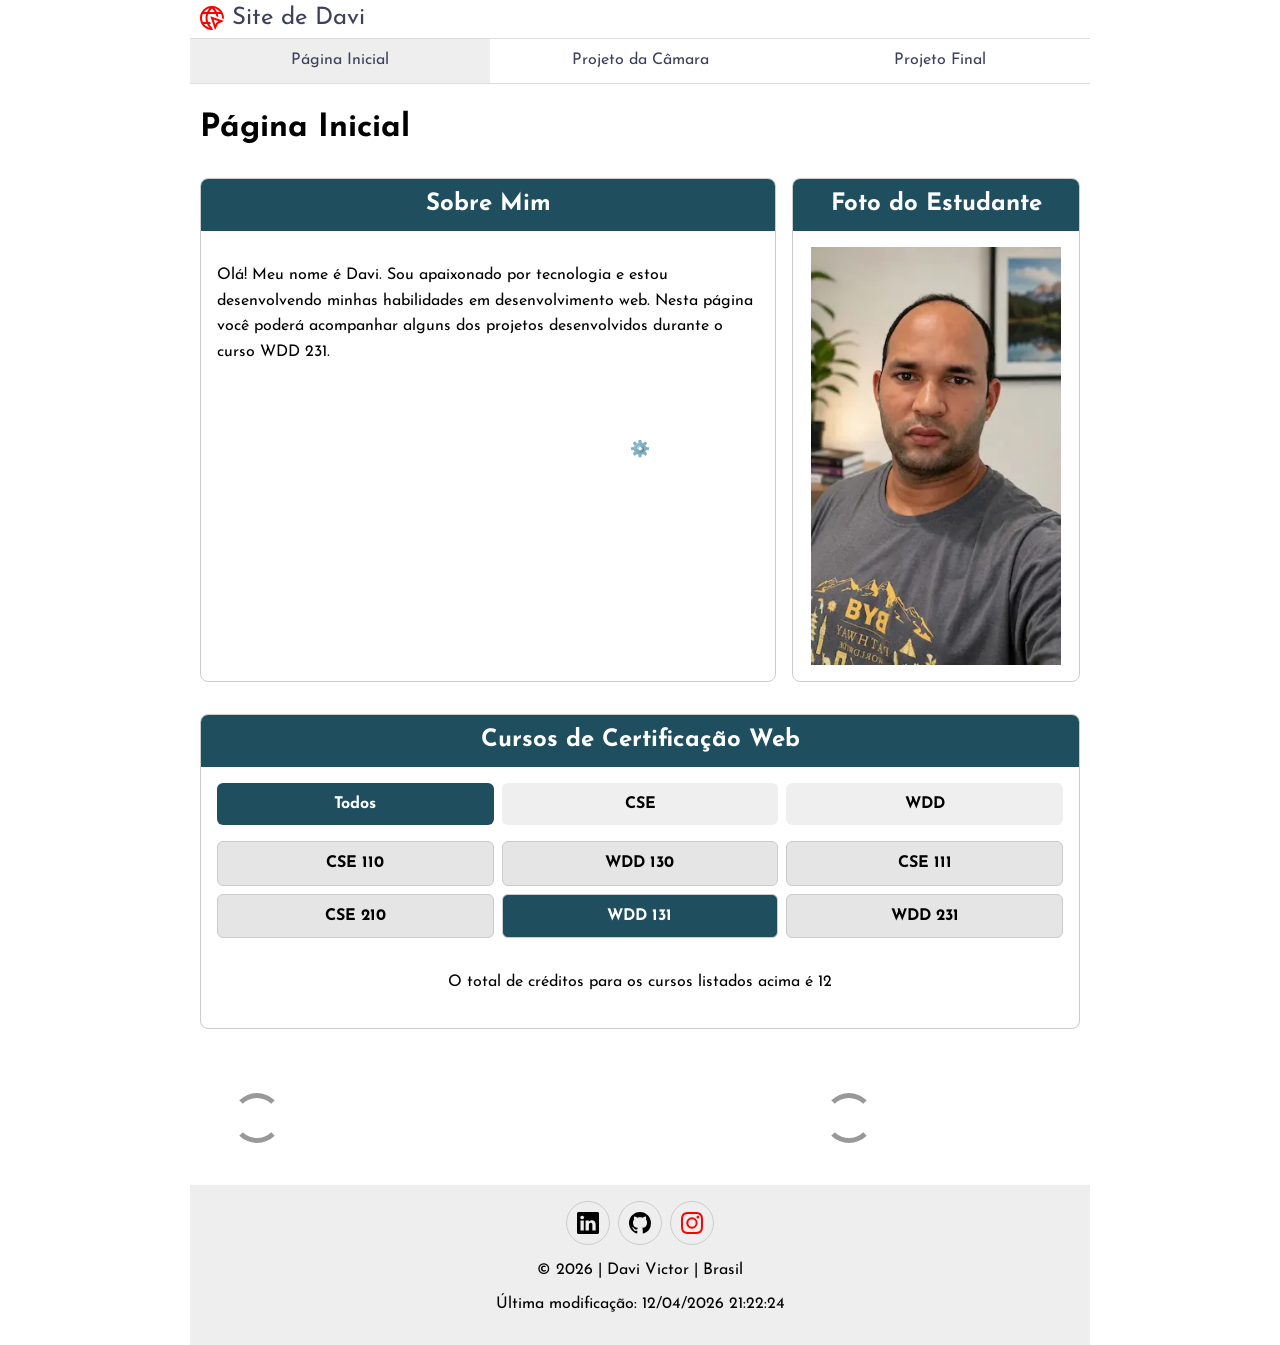
<file: index.html>
<!DOCTYPE html>
<html lang="pt-BR">

<head>
    <meta charset="UTF-8">
    <meta name="viewport" content="width=device-width, initial-scale=1.0">

    <meta name="description"
        content="Página inicial de Davi para o curso WDD 231, com informações pessoais, projetos e cursos de certificação web.">

    <meta name="author" content="Davi Victor">

    <!-- Open Graph / Facebook -->
    <meta property="og:title" content="Site de Davi">
    
    <meta property="og:description"
        content="Página inicial de Davi para o curso WDD 231, com informações pessoais, projetos e cursos de certificação web.">
    
    <meta property="og:image" content="https://davi-byu.github.io/wdd231/imagens/perfil.webp">
    
    <meta property="og:url" content="https://davi-byu.github.io/wdd231/">

    <title>Site de Davi</title>

    <!-- Favicon -->
    <link rel="icon" href="favicon.ico?v=2">

    <!-- Fontes -->
    <link rel="preconnect" href="https://fonts.googleapis.com">
    <link rel="preconnect" href="https://fonts.gstatic.com" crossorigin>

    <link href="https://fonts.googleapis.com/css2?family=Josefin+Sans:wght@400;600;700&display=swap" rel="stylesheet">

    <!-- Arquivos CSS -->
    <link rel="stylesheet" href="estilos/normalize.css">
    <link rel="stylesheet" href="estilos/telas-pequenas.css">
    <link rel="stylesheet" href="estilos/maior.css">

    <!-- Arquivos JavaScript -->
    <script src="scripts/navegacao.js" defer></script>
    <script src="scripts/data.js" defer></script>
    <script src="scripts/cursos.js" defer></script>
</head>

<body>

    <header>

        <img src="imagens/site-alt.svg" alt="Logo do Site" width="512" height="512">

        <span>Site de Davi</span>

        <button id="ham-btn" class="hamburguer" aria-label="Abrir menu de navegação">
        </button>

    </header>

    <nav id="barra-navegacao" class="navegacao">

        <ul>
            <li class="atual">
                <a href="index.html">Página Inicial</a>
            </li>

            <li>
                <a href="#">Projeto da Câmara</a>
            </li>

            <li>
                <a href="#">Projeto Final</a>
            </li>
        </ul>

    </nav>

    <main>

        <h1>Página Inicial</h1>

        <section class="sobre">

            <h2>Sobre Mim</h2>

            <p>
                Olá! Meu nome é Davi. Sou apaixonado por tecnologia e estou
                desenvolvendo minhas habilidades em desenvolvimento web.
                Nesta página você poderá acompanhar alguns dos projetos
                desenvolvidos durante o curso WDD 231.
            </p>

        </section>

        <section class="foto">

            <h2>Foto do Estudante</h2>

            <img src="imagens/perfil.webp" alt="Foto de Perfil de Davi Victor">

        </section>

        <section class="cursos">

            <h2>Cursos de Certificação Web</h2>

            <div class="filtros-cursos">

                <button type="button" id="todos">
                    Todos
                </button>

                <button type="button" id="cse">
                    CSE
                </button>

                <button type="button" id="wdd">
                    WDD
                </button>

            </div>

            <div id="lista-cursos">
            </div>

            <p>
                O total de créditos para os cursos listados acima é
                <span id="total-creditos">0</span>
            </p>

            <dialog id="infos-do-curso"></dialog>

        </section>

        <div id="carregador"></div>

        <div class="carregador-t"></div>

    </main>

    <footer>

        <div class="social">

            <a href="https://www.linkedin.com/in/davi-victor-santos/" target="_blank" rel="noopener">

                <img src="imagens/linkedin.svg" alt="Perfil no LinkedIn" width="32" height="32">

            </a>

            <a href="https://github.com/davi-byu/wdd231" target="_blank" rel="noopener">

                <img src="imagens/github.svg" alt="Perfil no GitHub" width="32" height="32">

            </a>

            <a href="https://www.instagram.com/perowbasports.br/" target="_blank" rel="noopener">

                <img src="imagens/instagram.svg" alt="Página no Instagram" width="32" height="32">

            </a>

        </div>

        <p>
            &copy;
            <span id="anoAtual"></span>
            | Davi Victor | Brasil
        </p>

        <p id="ultimaModificacao"></p>

    </footer>

</body>

</html>
</file>
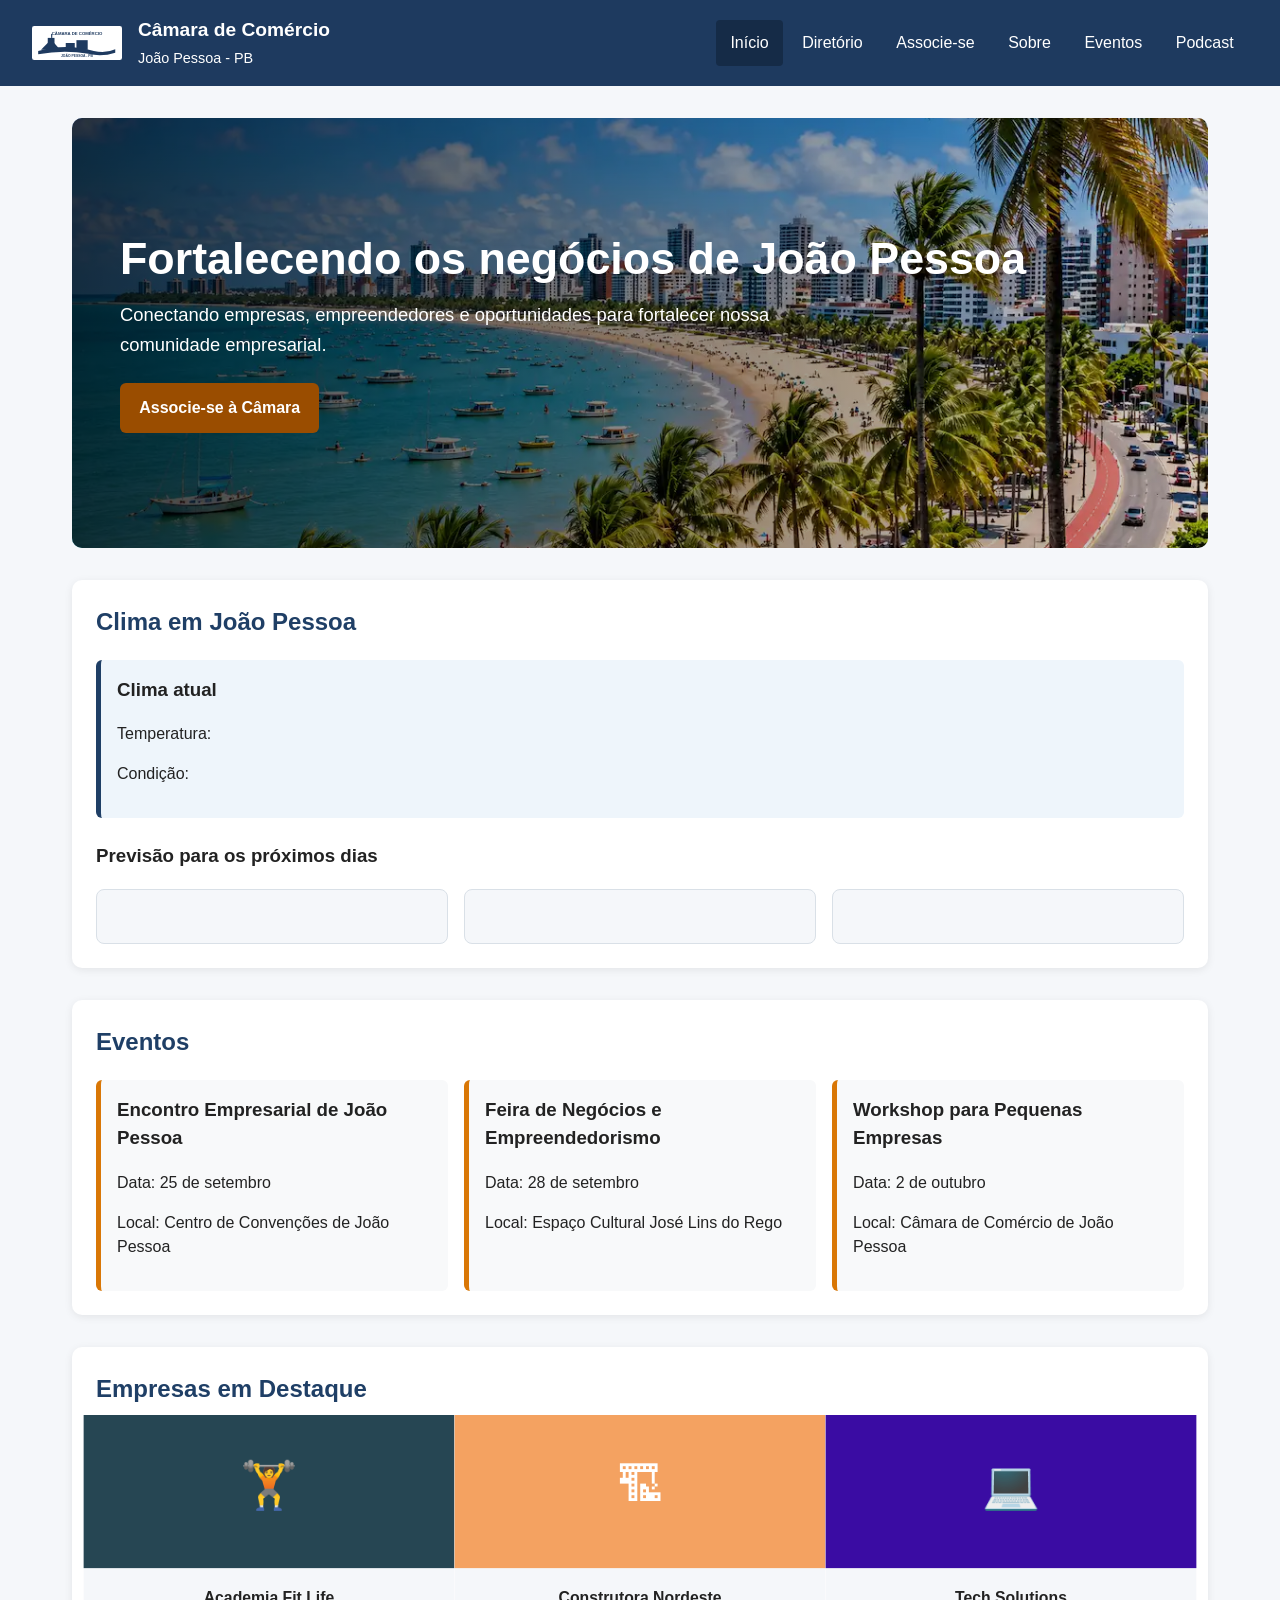
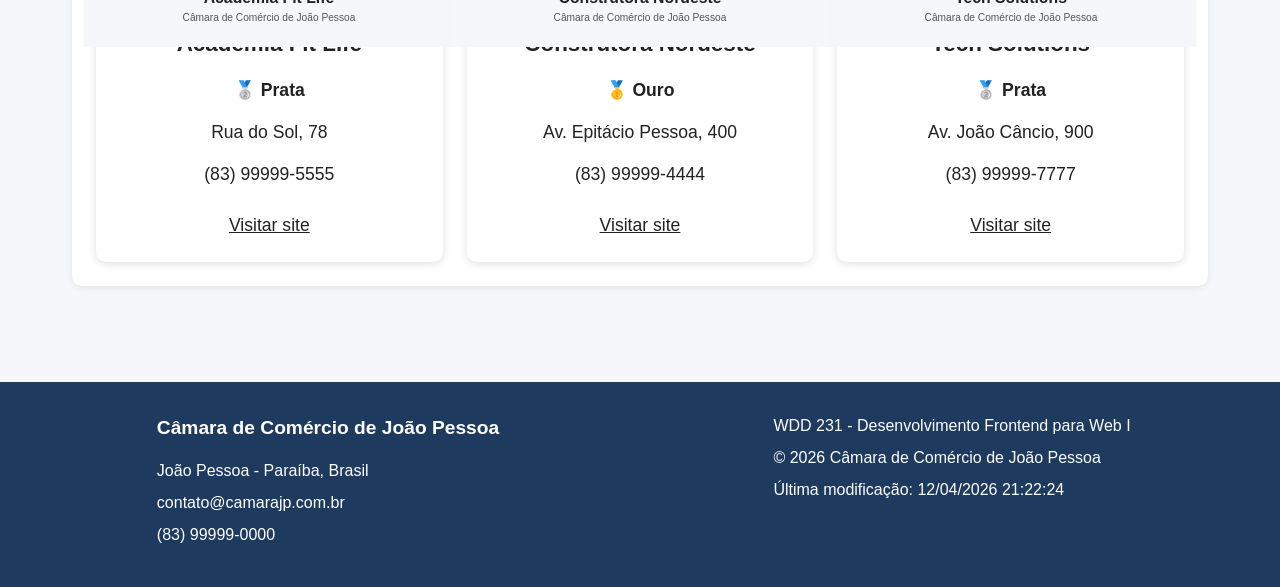
<file: camara/index.html>
<!DOCTYPE html>
<html lang="pt-BR">

<head>
    <meta charset="UTF-8">
    <meta name="viewport" content="width=device-width, initial-scale=1.0">

    <meta name="description"
        content="Página inicial da Câmara de Comércio de João Pessoa, Paraíba. Conheça eventos, empresas associadas e informações da nossa comunidade empresarial.">

    <meta name="author" content="Davi Victor">

    <meta property="og:title" content="Câmara de Comércio de João Pessoa">

    <meta property="og:description"
        content="Conheça as empresas e organizações associadas à Câmara de Comércio de João Pessoa.">

    <meta property="og:image" content="https://davi-byu.github.io/wdd231/camara/imagens/camara_imagens/logo.svg">

    <meta property="og:url" content="https://davi-byu.github.io/wdd231/camara/">

    <meta property="og:type" content="website">

    <link rel="canonical" href="https://davi-byu.github.io/wdd231/camara/">

    <link rel="icon" href="imagens/camara_imagens/favicon.svg">

    <link rel="preconnect" href="https://fonts.googleapis.com">
    <link rel="preconnect" href="https://fonts.gstatic.com" crossorigin>

    <link href="https://fonts.googleapis.com/css2?family=Roboto:wght@400;500;700&display=swap" rel="stylesheet">

    <link rel="stylesheet" href="estilos/normalize.css">
    <link rel="stylesheet" href="estilos/telas-pequenas.css">
    <link rel="stylesheet" href="estilos/telas-grandes.css">

    <title>Câmara de Comércio de João Pessoa</title>
</head>

<body>

    <header class="cabecalho">

        <div class="identidade">

            <a href="index.html">
                <img src="imagens/camara_imagens/logo.svg" alt="Logo da Câmara de Comércio de João Pessoa">
            </a>

            <div>
                <p class="nome-site">Câmara de Comércio</p>
                <p class="cidade">João Pessoa - PB</p>
            </div>

        </div>

        <button class="botao-menu" id="botao-menu" type="button" aria-label="Abrir menu">
            ☰
        </button>

        <nav class="navegacao" id="navegacao">

            <a href="index.html" class="pagina-atual">
                Início
            </a>

            <a href="diretorio.html">
                Diretório
            </a>

            <a href="associacao.html">
                Associe-se
            </a>

            <a href="sobre.html">
                Sobre
            </a>

            <a href="eventos.html">
                Eventos
            </a>

            <a href="podcast.html">
                Podcast
            </a>

        </nav>

    </header>

    <main>

        <section class="hero">

            <img src="imagens/tambau.webp" alt="Orla de Tambaú em João Pessoa, Paraíba">

            <div class="hero-conteudo">

                <h1>
                    Fortalecendo os negócios de João Pessoa
                </h1>

                <p>
                    Conectando empresas, empreendedores e oportunidades
                    para fortalecer nossa comunidade empresarial.
                </p>

                <a href="associacao.html" class="botao-cta">
                    Associe-se à Câmara
                </a>

            </div>

        </section>

        <section class="clima">

            <h2>Clima em João Pessoa</h2>

            <div class="clima-atual">

                <h3>Clima atual</h3>

                <p>
                    Temperatura:
                    <span id="temperatura-atual"></span>
                </p>

                <p>
                    Condição:
                    <span id="descricao-clima"></span>
                </p>

            </div>

            <div class="previsao">

                <h3>Previsão para os próximos dias</h3>

                <div class="previsao-dias">

                    <article>

                        <h4 id="dia-1"></h4>

                        <p>
                            <span id="temp-1"></span>
                        </p>

                    </article>

                    <article>

                        <h4 id="dia-2"></h4>

                        <p>
                            <span id="temp-2"></span>
                        </p>

                    </article>

                    <article>

                        <h4 id="dia-3"></h4>

                        <p>
                            <span id="temp-3"></span>
                        </p>

                    </article>

                </div>

            </div>

        </section>

        <section class="eventos">

            <h2>Eventos</h2>

            <div class="lista-eventos">

                <article>

                    <h3>
                        Encontro Empresarial de João Pessoa
                    </h3>

                    <p>
                        Data: 25 de setembro
                    </p>

                    <p>
                        Local: Centro de Convenções de João Pessoa
                    </p>

                </article>

                <article>

                    <h3>
                        Feira de Negócios e Empreendedorismo
                    </h3>

                    <p>
                        Data: 28 de setembro
                    </p>

                    <p>
                        Local: Espaço Cultural José Lins do Rego
                    </p>

                </article>

                <article>

                    <h3>
                        Workshop para Pequenas Empresas
                    </h3>

                    <p>
                        Data: 2 de outubro
                    </p>

                    <p>
                        Local: Câmara de Comércio de João Pessoa
                    </p>

                </article>

            </div>

        </section>

        <section class="destaques">

            <h2>Empresas em Destaque</h2>

            <div id="membros-destaque"></div>

        </section>

    </main>

    <footer class="rodape">

        <div class="rodape-contato">

            <h2>
                Câmara de Comércio de João Pessoa
            </h2>

            <p>
                João Pessoa - Paraíba, Brasil
            </p>

            <p>
                contato@camarajp.com.br
            </p>

            <p>
                (83) 99999-0000
            </p>

        </div>

        <div class="rodape-desenvolvimento">

            <p>
                WDD 231 - Desenvolvimento Frontend para Web I
            </p>

            <p>
                © <span id="ano"></span>
                Câmara de Comércio de João Pessoa
            </p>

            <p>
                Última modificação:
                <span id="ultima-modificacao"></span>
            </p>

        </div>

    </footer>

    <script src="scripts/index.js"></script>

</body>

</html>
</file>
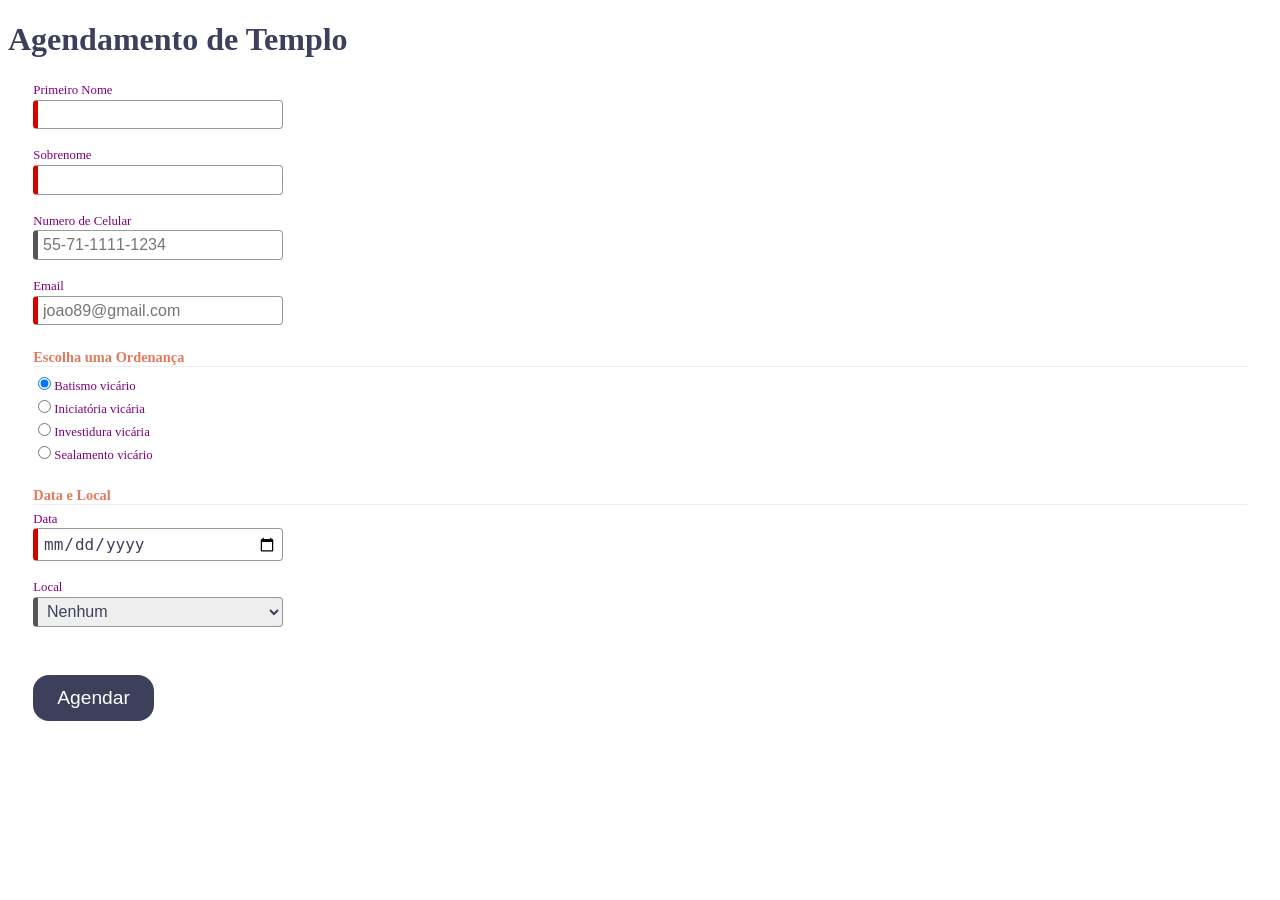
<file: comeceAqui/comeceAqui/comeceAqui/index.html>
<!DOCTYPE html>
<html lang="pt-br">

<head>
  <meta charset="UTF-8">
  <meta name="viewport" content="width=device-width, initial-scale=1.0">
  <meta name="description" content="Arquivo inicial do Web Lababóritorio">
  <meta name="author" content="Paul Cheney">

  <link rel="stylesheet" href="estilos/pequeno.css">
  <link rel="stylesheet" href="estilos/grande.css">

  <title>Arquivo inicial do Web Laboratório</title>
</head>

<body>

  <main>
    <h1>Agendamento de Templo</h1>

    <form method="GET" action="obrigado.html" class="designUm">
        <label>Primeiro Nome <input type="text" name="primeiro" required autocomplete="given-name" title="Seu Primeiro Nome"></label>
        <label>Sobrenome <input type="text" name="sobrenome" required autocomplete="family-name" title="Seu Sobrenome"></label>
        <label>Numero de Celular <input type="tel" name="celular" autocomplete="tel" title="Um Número de Telefone com traços" placeholder="55-71-1111-1234" ></label>
        <label>Email <input type="email" name="email" required placeholder="joao89@gmail.com"  title="Seu Email" autocomplete="email"></label>
  

        <h3>Escolha uma Ordenança</h3>
        <label><input type="radio" name="ordenancas" value="Batismo" checked>Batismo vicário</label>
        <label><input type="radio" name="ordenancas" value="Iniciatória">Iniciatória vicária</label>
        <label><input type="radio" name="ordenancas" value="Investidura">Investidura vicária</label>
        <label><input type="radio" name="ordenancas" value="Sealamento">Sealamento vicário</label>

        
        <h3>Data e Local</h3>
        <label>Data <input type="date" name="data" required></label>

        <label>Local
          <select name="local" required>
            <option value="">Nenhum</option>
            <option value="Payson">Payson</option>
            <option value="Orem">Orem</option>
            <option value="Centro da Cidade do Provo ">Centro da Cidade do Provo</option>
          </select>
        </label>

        <input type="submit" value="Agendar">
    </form>

    
  </main>

</body>
</html>
</file>
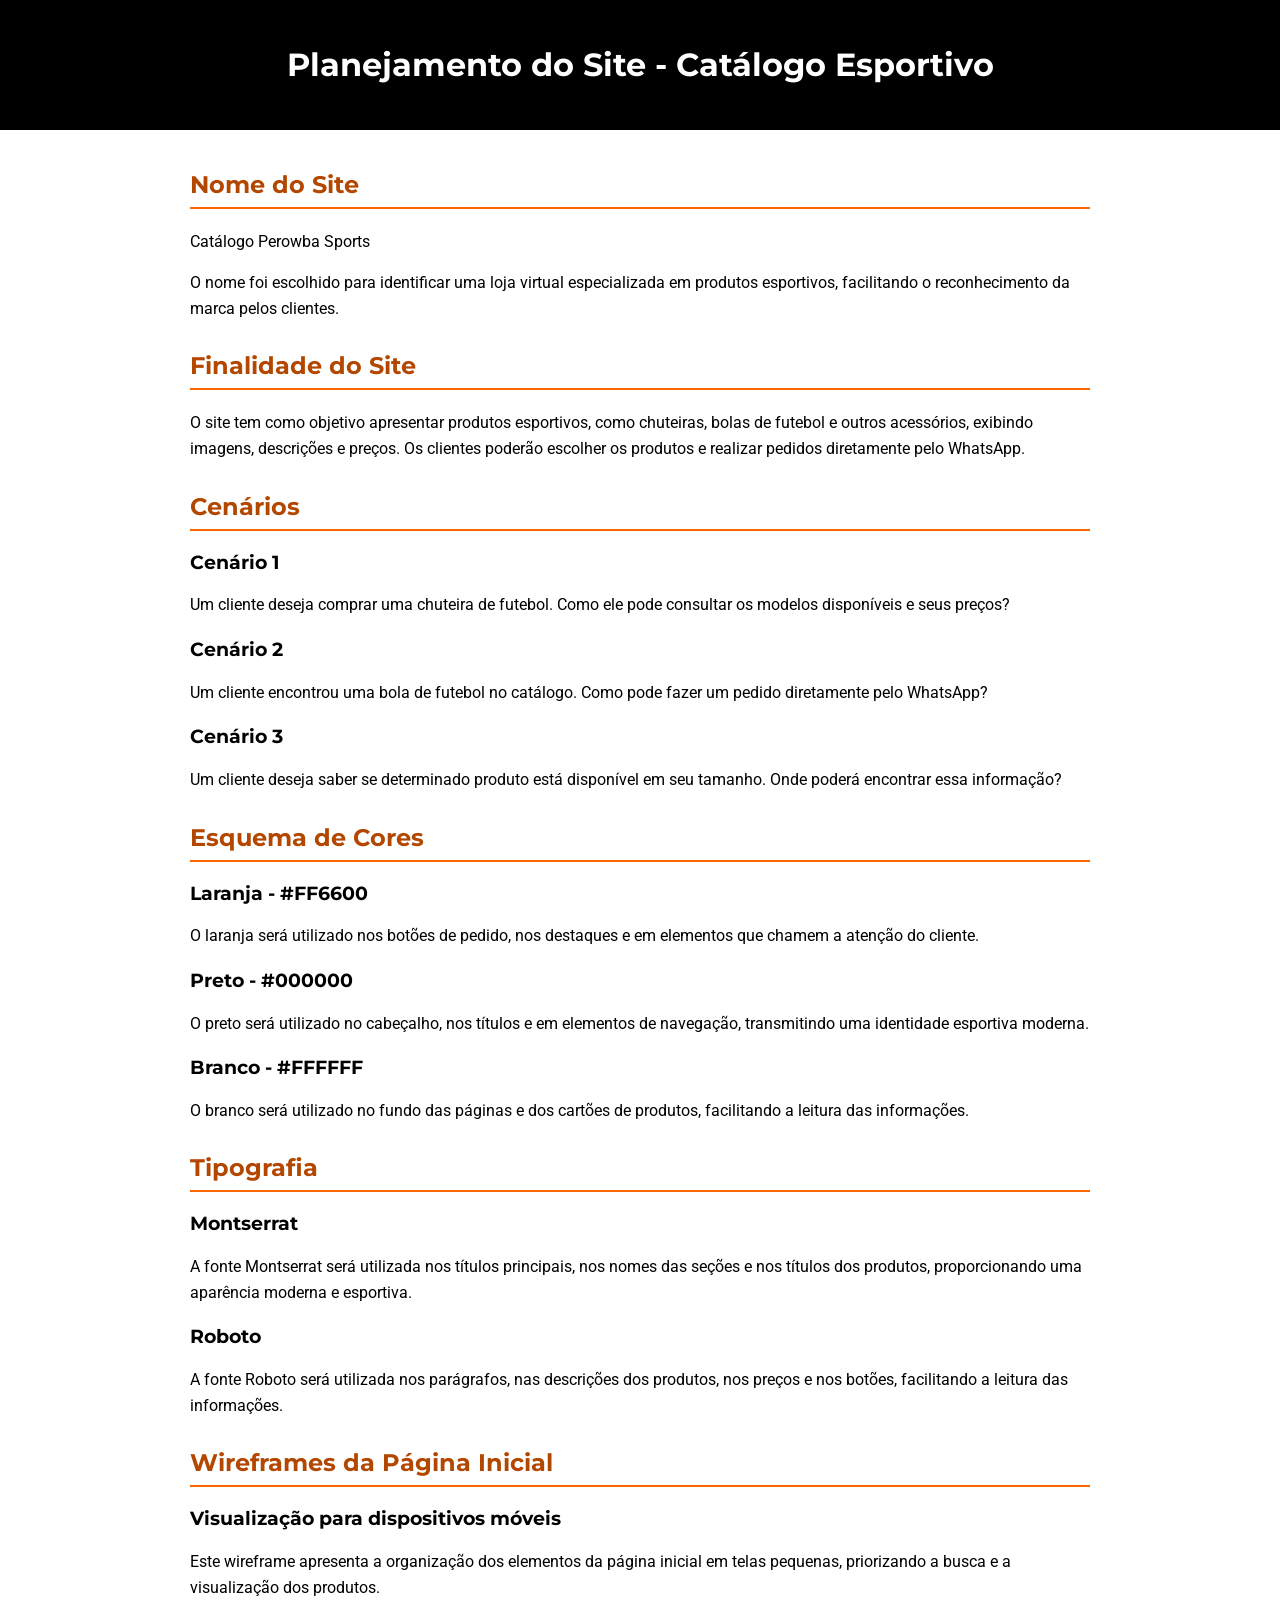
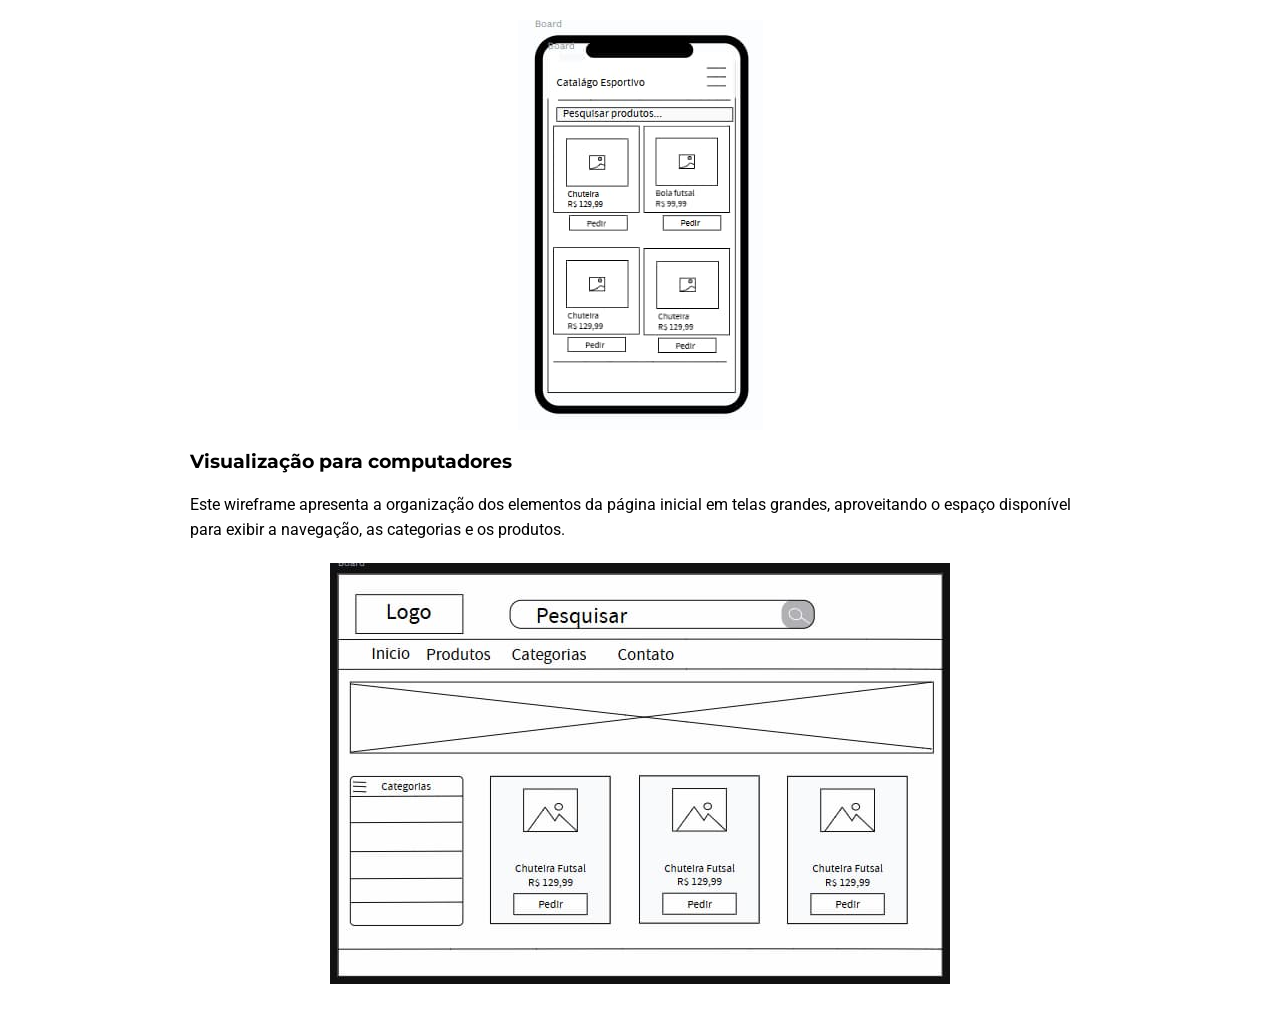
<file: planejamento.html>
<!DOCTYPE html>
<html lang="pt-BR">
<head>
    <meta charset="UTF-8">
    <meta name="viewport" content="width=device-width, initial-scale=1.0">
    <link rel="preconnect" href="https://fonts.googleapis.com">
    <link href="https://fonts.googleapis.com/css2?family=Montserrat:wght@400;700&family=Roboto:wght@400;700&display=swap"
        rel="stylesheet">
    <title>Planejamento do Site - Catálogo Esportivo</title>
    <link rel="stylesheet" href="estilos/planejamento.css">
</head>
<body>

    <header>
        <h1>Planejamento do Site - Catálogo Esportivo</h1>
    </header>
    
    <main>
        <section>
            <h2>Nome do Site</h2>
            <p>Catálogo Perowba Sports</p>
            <p>O nome foi escolhido para identificar uma loja virtual especializada em produtos esportivos, facilitando o
                reconhecimento da marca pelos clientes.</p>
        </section>
    
        <section>
            <h2>Finalidade do Site</h2>
            <p>O site tem como objetivo apresentar produtos esportivos, como chuteiras, bolas de futebol e outros
                acessórios, exibindo imagens, descrições e preços. Os clientes poderão escolher os produtos e realizar
                pedidos diretamente pelo WhatsApp.</p>
        </section>

        <section>
            <h2>Cenários</h2>
        
            <h3>Cenário 1</h3>
            <p>Um cliente deseja comprar uma chuteira de futebol. Como ele pode consultar os modelos disponíveis e seus preços?
            </p>
        
            <h3>Cenário 2</h3>
            <p>Um cliente encontrou uma bola de futebol no catálogo. Como pode fazer um pedido diretamente pelo WhatsApp?</p>
        
            <h3>Cenário 3</h3>
            <p>Um cliente deseja saber se determinado produto está disponível em seu tamanho. Onde poderá encontrar essa
                informação?</p>
        </section>

        <section>
            <h2>Esquema de Cores</h2>
        
            <h3>Laranja - #FF6600</h3>
            <p>O laranja será utilizado nos botões de pedido, nos destaques e em elementos que chamem a atenção do cliente.</p>
        
            <h3>Preto - #000000</h3>
            <p>O preto será utilizado no cabeçalho, nos títulos e em elementos de navegação, transmitindo uma identidade
                esportiva moderna.</p>
        
            <h3>Branco - #FFFFFF</h3>
            <p>O branco será utilizado no fundo das páginas e dos cartões de produtos, facilitando a leitura das informações.
            </p>
        </section>

        
        <section>
            <h2>Tipografia</h2>
        
            <h3>Montserrat</h3>
            <p>A fonte Montserrat será utilizada nos títulos principais, nos nomes das seções e nos títulos dos produtos,
                proporcionando uma aparência moderna e esportiva.</p>
        
            <h3>Roboto</h3>
            <p>A fonte Roboto será utilizada nos parágrafos, nas descrições dos produtos, nos preços e nos botões, facilitando a
                leitura das informações.</p>
        </section>
        
        
        <section>
            <h2>Wireframes da Página Inicial</h2>
        
            <h3>Visualização para dispositivos móveis</h3>
            <p>Este wireframe apresenta a organização dos elementos da página inicial em telas pequenas, priorizando a busca e a
                visualização dos produtos.</p>
                <img src="imagens/were-frame-dispositivo-movel.jpg"
                    alt="Wireframe da página inicial do Catálogo Esportivo para dispositivos móveis">


                
            <h3>Visualização para computadores</h3>
            <p>Este wireframe apresenta a organização dos elementos da página inicial em telas grandes, aproveitando o espaço
                disponível para exibir a navegação, as categorias e os produtos.</p>
                <img src="imagens/were-frame-desktop.jpg" alt="Wireframe da página inicial do Catálogo Esportivo para computadores">
        </section>
        

    </main>
    
</body>
</html>
</file>
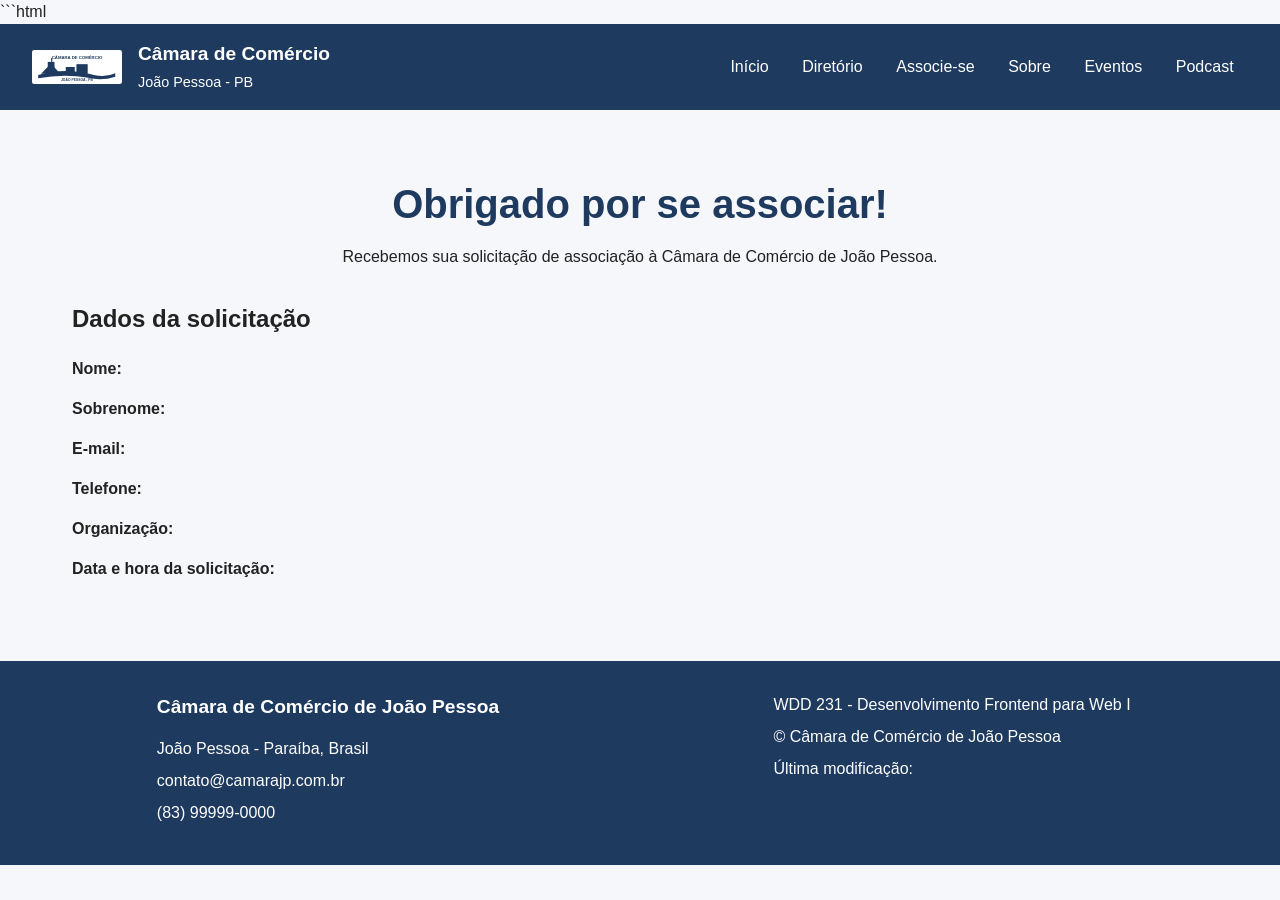
<file: camara/agradecimento.html>
```html
<!DOCTYPE html>
<html lang="pt-BR">

<head>
    <meta charset="UTF-8">
    <meta name="viewport" content="width=device-width, initial-scale=1.0">

    <meta name="description" content="Confirmação da solicitação de associação à Câmara de Comércio de João Pessoa.">

    <meta name="author" content="Davi Victor">

    <meta property="og:title" content="Agradecimento | Câmara de Comércio de João Pessoa">
    <meta property="og:description"
        content="Confira os dados da sua solicitação de associação à Câmara de Comércio de João Pessoa.">
    <meta property="og:image" content="https://davi-byu.github.io/wdd231/camara/imagens/camara_imagens/logo.svg">
    <meta property="og:url" content="https://davi-byu.github.io/wdd231/camara/agradecimento.html">
    <meta property="og:type" content="website">

    <link rel="canonical" href="https://davi-byu.github.io/wdd231/camara/agradecimento.html">

    <link rel="icon" href="imagens/camara_imagens/favicon.svg" type="image/svg+xml">

    <link rel="preconnect" href="https://fonts.googleapis.com">
    <link rel="preconnect" href="https://fonts.gstatic.com" crossorigin>

    <link href="https://fonts.googleapis.com/css2?family=Roboto:wght@400;500;700&display=swap" rel="stylesheet">

    <link rel="stylesheet" href="estilos/normalize.css">
    <link rel="stylesheet" href="estilos/telas-pequenas.css">
    <link rel="stylesheet" href="estilos/telas-grandes.css">

    <title>Agradecimento | Câmara de Comércio de João Pessoa</title>
</head>

<body>

    <header class="cabecalho">

        <div class="identidade">
            <a href="index.html">
                <img src="imagens/camara_imagens/logo.svg" alt="Logo da Câmara de Comércio de João Pessoa">
            </a>

            <div>
                <p class="nome-site">Câmara de Comércio</p>
                <p class="cidade">João Pessoa - PB</p>
            </div>
        </div>

        <button class="botao-menu" id="botao-menu" type="button" aria-label="Abrir menu" aria-controls="navegacao"
            aria-expanded="false">
            ☰
        </button>

        <nav class="navegacao" id="navegacao">
            <a href="index.html">Início</a>
            <a href="diretorio.html">Diretório</a>
            <a href="associacao.html">Associe-se</a>
            <a href="sobre.html">Sobre</a>
            <a href="eventos.html">Eventos</a>
            <a href="podcast.html">Podcast</a>
        </nav>

    </header>

    <main>

        <section class="titulo-pagina">

            <h1>Obrigado por se associar!</h1>

            <p>
                Recebemos sua solicitação de associação à Câmara de Comércio de João Pessoa.
            </p>

        </section>

        <section class="dados-associacao">

            <h2>Dados da solicitação</h2>

            <p>
                <strong>Nome:</strong>
                <span id="nome"></span>
            </p>

            <p>
                <strong>Sobrenome:</strong>
                <span id="sobrenome"></span>
            </p>

            <p>
                <strong>E-mail:</strong>
                <span id="email"></span>
            </p>

            <p>
                <strong>Telefone:</strong>
                <span id="telefone"></span>
            </p>

            <p>
                <strong>Organização:</strong>
                <span id="organizacao"></span>
            </p>

            <p>
                <strong>Data e hora da solicitação:</strong>
                <span id="timestamp"></span>
            </p>

        </section>

    </main>

    <footer class="rodape">

        <div class="rodape-contato">

            <h2>Câmara de Comércio de João Pessoa</h2>

            <p>João Pessoa - Paraíba, Brasil</p>
            <p>contato@camarajp.com.br</p>
            <p>(83) 99999-0000</p>

        </div>

        <div class="rodape-desenvolvimento">

            <p>WDD 231 - Desenvolvimento Frontend para Web I</p>

            <p>
                © <span id="ano"></span>
                Câmara de Comércio de João Pessoa
            </p>

            <p>
                Última modificação:
                <span id="ultima-modificacao"></span>
            </p>

        </div>

    </footer>

    <script src="scripts/agradecimento.js"></script>

    <script>
        const botaoMenu = document.querySelector("#botao-menu");
        const navegacao = document.querySelector("#navegacao");

        if (botaoMenu && navegacao) {
            botaoMenu.addEventListener("click", () => {
                const menuAberto =
                    botaoMenu.getAttribute("aria-expanded") !== "true";

                navegacao.classList.toggle("aberto", menuAberto);

                botaoMenu.setAttribute(
                    "aria-expanded",
                    String(menuAberto)
                );

                botaoMenu.setAttribute(
                    "aria-label",
                    menuAberto ? "Fechar menu" : "Abrir menu"
                );
            });
        }
    </script>

</body>

</html>
</file>
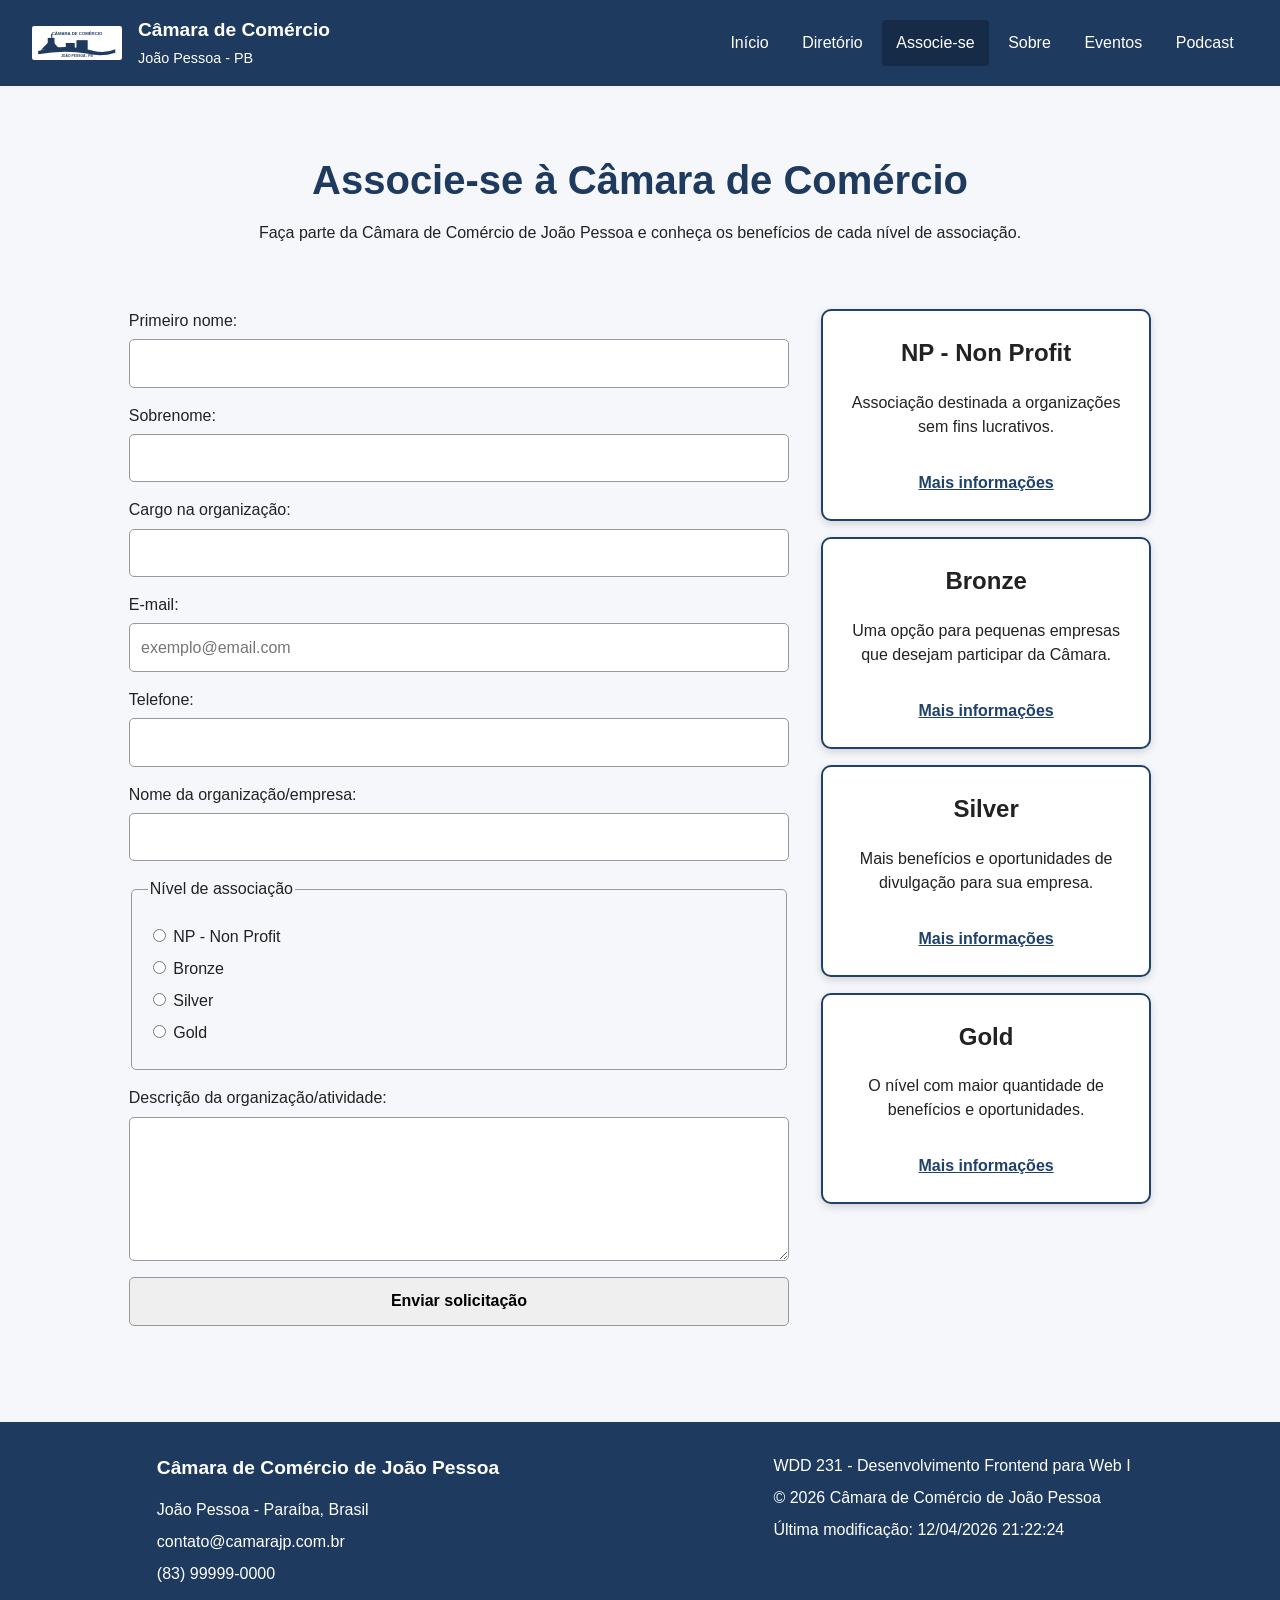
<file: camara/associacao.html>
<!DOCTYPE html>
<html lang="pt-BR">

<head>
    <meta charset="UTF-8">
    <meta name="viewport" content="width=device-width, initial-scale=1.0">

    <meta name="description"
        content="Associe-se à Câmara de Comércio de João Pessoa e conheça os benefícios dos níveis de associação.">

    <meta name="author" content="Davi Victor">

    <meta property="og:title" content="Associe-se | Câmara de Comércio de João Pessoa">

    <meta property="og:description"
        content="Conheça os níveis de associação e os benefícios de fazer parte da Câmara de Comércio de João Pessoa.">

    <meta property="og:image" content="https://davi-byu.github.io/wdd231/camara/imagens/camara_imagens/logo.svg">

    <meta property="og:url" content="https://davi-byu.github.io/wdd231/camara/associacao.html">

    <meta property="og:type" content="website">

    <link rel="canonical" href="https://davi-byu.github.io/wdd231/camara/associacao.html">

    <link rel="icon" href="imagens/camara_imagens/favicon.svg">

    <link rel="preconnect" href="https://fonts.googleapis.com">
    <link rel="preconnect" href="https://fonts.gstatic.com" crossorigin>

    <link href="https://fonts.googleapis.com/css2?family=Roboto:wght@400;500;700&display=swap" rel="stylesheet">

    <link rel="stylesheet" href="estilos/normalize.css">
    <link rel="stylesheet" href="estilos/telas-pequenas.css">
    <link rel="stylesheet" href="estilos/telas-grandes.css">

    <title>Associe-se | Câmara de Comércio de João Pessoa</title>
</head>

<body>

    <header class="cabecalho">

        <div class="identidade">

            <a href="index.html">
                <img src="imagens/camara_imagens/logo.svg" alt="Logo da Câmara de Comércio de João Pessoa">
            </a>

            <div>
                <p class="nome-site">Câmara de Comércio</p>
                <p class="cidade">João Pessoa - PB</p>
            </div>

        </div>

        <button class="botao-menu" id="botao-menu" type="button" aria-label="Abrir menu">
            ☰
        </button>

        <nav class="navegacao" id="navegacao">

            <a href="index.html">Início</a>

            <a href="diretorio.html">
                Diretório
            </a>

            <a href="associacao.html" class="pagina-atual">
                Associe-se
            </a>

            <a href="sobre.html">
                Sobre
            </a>

            <a href="eventos.html">
                Eventos
            </a>

            <a href="podcast.html">
                Podcast
            </a>

        </nav>

    </header>

    <main>

        <section class="titulo-pagina">

            <h1>Associe-se à Câmara de Comércio</h1>

            <p>
                Faça parte da Câmara de Comércio de João Pessoa
                e conheça os benefícios de cada nível de associação.
            </p>

        </section>

        <div class="area-associacao">

            <form class="formulario-associacao" method="get" action="agradecimento.html">

                <label for="primeiro-nome">

                    Primeiro nome:

                    <input type="text" id="primeiro-nome" name="primeiro-nome" title="Digite seu primeiro nome"
                        autocomplete="given-name" required>

                </label>

                <label for="sobrenome">

                    Sobrenome:

                    <input type="text" id="sobrenome" name="sobrenome" title="Digite seu sobrenome"
                        autocomplete="family-name" required>

                </label>

                <label for="cargo">

                    Cargo na organização:

                    <input type="text" id="cargo" name="cargo" title="Digite seu cargo na organização"
                        autocomplete="organization-title" pattern="[A-Za-zÀ-ÿ\s-]{7,}">

                </label>

                <label for="email">

                    E-mail:

                    <input type="email" id="email" name="email" title="Digite seu endereço de e-mail"
                        autocomplete="email" placeholder="exemplo@email.com" required>

                </label>

                <label for="telefone">

                    Telefone:

                    <input type="tel" id="telefone" name="telefone" title="Digite seu número de telefone"
                        autocomplete="tel" required>

                </label>

                <label for="organizacao">

                    Nome da organização/empresa:

                    <input type="text" id="organizacao" name="organizacao"
                        title="Digite o nome da organização ou empresa" autocomplete="organization" required>

                </label>

                <fieldset>

                    <legend>Nível de associação</legend>

                    <label>
                        <input type="radio" name="nivel" value="np" required>
                        NP - Non Profit
                    </label>

                    <label>
                        <input type="radio" name="nivel" value="bronze">
                        Bronze
                    </label>

                    <label>
                        <input type="radio" name="nivel" value="silver">
                        Silver
                    </label>

                    <label>
                        <input type="radio" name="nivel" value="gold">
                        Gold
                    </label>

                </fieldset>

                <label for="descricao">

                    Descrição da organização/atividade:

                    <textarea id="descricao" name="descricao"
                        title="Digite uma breve descrição da organização ou atividade" rows="5"></textarea>

                </label>

                <input type="hidden" id="timestamp" name="timestamp">

                <input type="submit" value="Enviar solicitação">

            </form>

            <section class="cartoes-associacao">

                <article class="cartao-associacao">

                    <h2>NP - Non Profit</h2>

                    <p>
                        Associação destinada a organizações sem fins lucrativos.
                    </p>

                    <a href="#modal-np" class="link-modal" data-modal="modal-np">
                        Mais informações
                    </a>

                </article>

                <article class="cartao-associacao">

                    <h2>Bronze</h2>

                    <p>
                        Uma opção para pequenas empresas que desejam
                        participar da Câmara.
                    </p>

                    <a href="#modal-bronze" class="link-modal" data-modal="modal-bronze">
                        Mais informações
                    </a>

                </article>

                <article class="cartao-associacao">

                    <h2>Silver</h2>

                    <p>
                        Mais benefícios e oportunidades de divulgação
                        para sua empresa.
                    </p>

                    <a href="#modal-silver" class="link-modal" data-modal="modal-silver">
                        Mais informações
                    </a>

                </article>

                <article class="cartao-associacao">

                    <h2>Gold</h2>

                    <p>
                        O nível com maior quantidade de benefícios
                        e oportunidades.
                    </p>

                    <a href="#modal-gold" class="link-modal" data-modal="modal-gold">
                        Mais informações
                    </a>

                </article>

            </section>

        </div>

        <dialog id="modal-np">

            <h2>Associação NP - Non Profit</h2>

            <p>
                A associação NP é destinada a organizações sem fins
                lucrativos e não possui taxa de associação.
            </p>

            <ul>

                <li>
                    Participação em eventos da Câmara.
                </li>

                <li>
                    Acesso a informações e oportunidades.
                </li>

                <li>
                    Participação em atividades comunitárias.
                </li>

            </ul>

            <button type="button" class="fechar-modal">
                Fechar
            </button>

        </dialog>

        <dialog id="modal-bronze">

            <h2>Associação Bronze</h2>

            <p>
                O nível Bronze oferece benefícios básicos para
                empresas que desejam fortalecer sua participação comercial.
            </p>

            <ul>

                <li>
                    Participação em eventos.
                </li>

                <li>
                    Descontos em determinados eventos.
                </li>

                <li>
                    Oportunidades de networking.
                </li>

                <li>
                    Divulgação no diretório da Câmara.
                </li>

            </ul>

            <button type="button" class="fechar-modal">
                Fechar
            </button>

        </dialog>

        <dialog id="modal-silver">

            <h2>Associação Silver</h2>

            <p>
                O nível Silver oferece benefícios adicionais
                de divulgação e participação nas atividades da Câmara.
            </p>

            <ul>

                <li>
                    Todos os benefícios do nível Bronze.
                </li>

                <li>
                    Descontos adicionais em eventos.
                </li>

                <li>
                    Oportunidades de treinamento.
                </li>

                <li>
                    Maior destaque no diretório.
                </li>

            </ul>

            <button type="button" class="fechar-modal">
                Fechar
            </button>

        </dialog>

        <dialog id="modal-gold">

            <h2>Associação Gold</h2>

            <p>
                O nível Gold oferece a maior quantidade de benefícios
                e oportunidades de divulgação.
            </p>

            <ul>

                <li>
                    Todos os benefícios do nível Silver.
                </li>

                <li>
                    Maior destaque na página inicial.
                </li>

                <li>
                    Oportunidades especiais de publicidade.
                </li>

                <li>
                    Participação em treinamentos exclusivos.
                </li>

                <li>
                    Descontos especiais em eventos.
                </li>

            </ul>

            <button type="button" class="fechar-modal">
                Fechar
            </button>

        </dialog>

    </main>

    <footer class="rodape">

        <div class="rodape-contato">

            <h2>Câmara de Comércio de João Pessoa</h2>

            <p>
                João Pessoa - Paraíba, Brasil
            </p>

            <p>
                contato@camarajp.com.br
            </p>

            <p>
                (83) 99999-0000
            </p>

        </div>

        <div class="rodape-desenvolvimento">

            <p>
                WDD 231 - Desenvolvimento Frontend para Web I
            </p>

            <p>
                © <span id="ano"></span>
                Câmara de Comércio de João Pessoa
            </p>

            <p>
                Última modificação:
                <span id="ultima-modificacao"></span>
            </p>

        </div>

    </footer>

    <script src="scripts/associacao.js"></script>

</body>

</html>
</file>
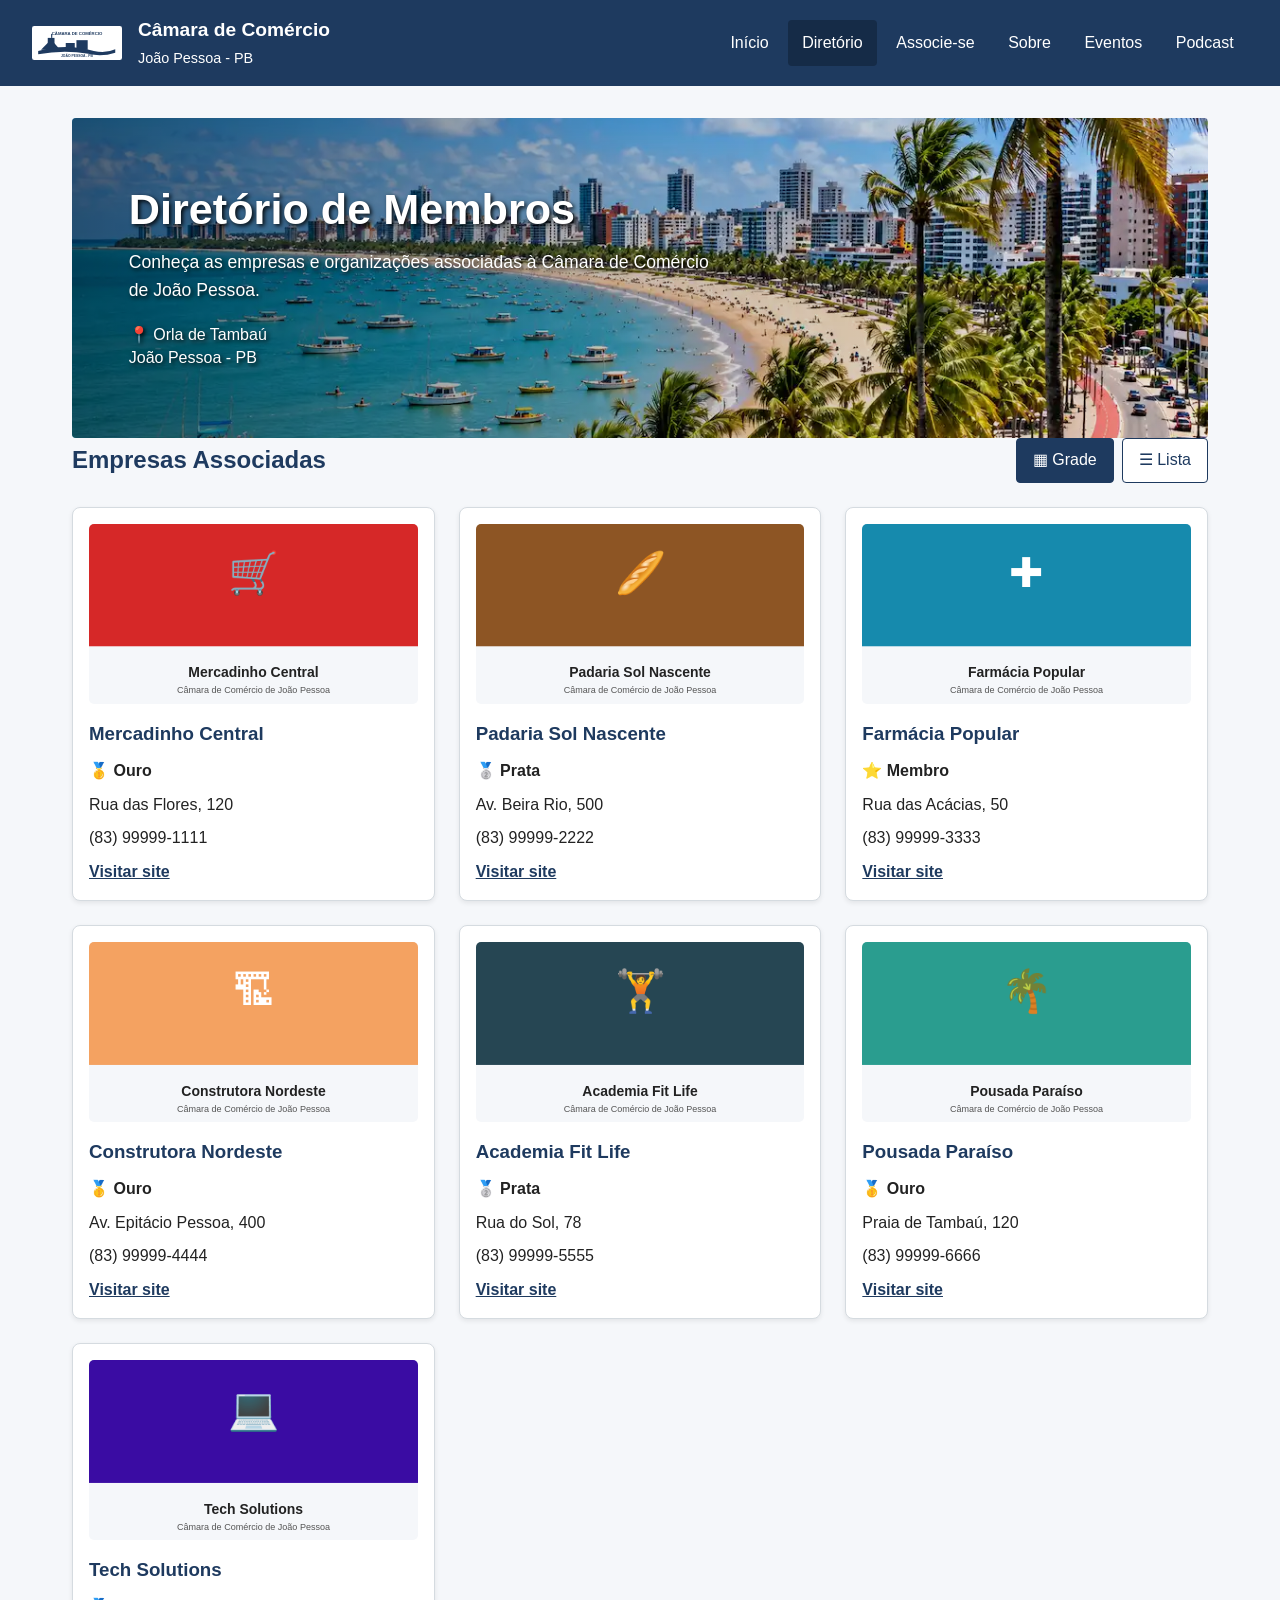
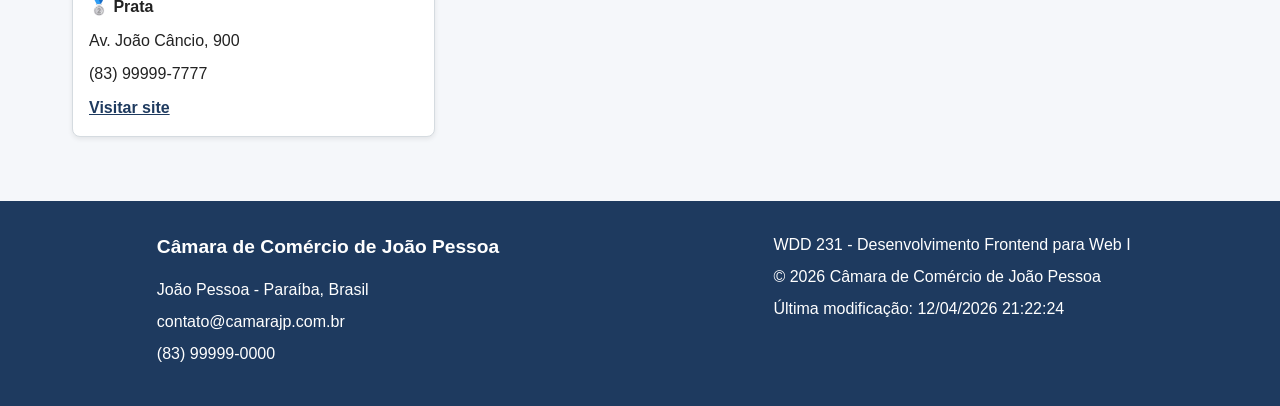
<file: camara/diretorio.html>
<!DOCTYPE html>
<html lang="pt-BR">

<head>
    <meta charset="UTF-8">
    <meta name="viewport" content="width=device-width, initial-scale=1.0">

    <meta name="description"
        content="Diretório da Câmara de Comércio de João Pessoa, Paraíba. Encontre empresas e organizações associadas à Câmara de Comércio.">

    <meta name="author" content="Davi Victor">

    <meta property="og:title" content="Diretório | Câmara de Comércio de João Pessoa">

    <meta property="og:description"
        content="Conheça as empresas e organizações associadas à Câmara de Comércio de João Pessoa.">

    <meta property="og:image" content="https://davi-byu.github.io/wdd231/camara/imagens/camara_imagens/logo.svg">

    <meta property="og:url" content="https://davi-byu.github.io/wdd231/camara/diretorio.html">

    <link rel="canonical" href="https://davi-byu.github.io/wdd231/camara/diretorio.html">

    <meta property="og:type" content="website">

    <link rel="icon" href="imagens/camara_imagens/favicon.svg">

    <link rel="preconnect" href="https://fonts.googleapis.com">
    <link rel="preconnect" href="https://fonts.gstatic.com" crossorigin>

    <link href="https://fonts.googleapis.com/css2?family=Roboto:wght@400;500;700&display=swap" rel="stylesheet">

    <link rel="stylesheet" href="estilos/normalize.css">
    <link rel="stylesheet" href="estilos/telas-pequenas.css">
    <link rel="stylesheet" href="estilos/telas-grandes.css">

    <title>Diretório | Câmara de Comércio de João Pessoa</title>
</head>

<body>

    <header class="cabecalho">

        <div class="identidade">

            <a href="diretorio.html">
                <img src="imagens/camara_imagens/logo.svg" alt="Logo da Câmara de Comércio de João Pessoa">
            </a>

            <div>
                <p class="nome-site">Câmara de Comércio</p>
                <p class="cidade">João Pessoa - PB</p>
            </div>

        </div>

        <button class="botao-menu" id="botao-menu" type="button" aria-label="Abrir menu">
            ☰
        </button>

        <nav class="navegacao" id="navegacao">

            <a href="index.html">Início</a>

            <a href="diretorio.html" class="pagina-atual">
                Diretório
            </a>

            <a href="associe-se.html">
                Associe-se
            </a>

            <a href="sobre.html">
                Sobre
            </a>

            <a href="eventos.html">
                Eventos
            </a>

            <a href="podcast.html">
                Podcast
            </a>

        </nav>

    </header>

    <main>

        <section class="banner-tambau">

            <img src="imagens/tambau.webp" alt="Orla de Tambaú em João Pessoa, Paraíba">

            <div class="banner-conteudo">

                <h1>Diretório de Membros</h1>

                <p>
                    Conheça as empresas e organizações associadas
                    à Câmara de Comércio de João Pessoa.
                </p>

                <div class="localizacao-banner">
                    📍 Orla de Tambaú<br>
                    João Pessoa - PB
                </div>

            </div>

        </section>

        <section class="controles">

            <h2>Empresas Associadas</h2>

            <div class="botoes-visualizacao">

                <button id="botao-grade" class="botao-visualizacao ativo" type="button">
                    ▦ Grade
                </button>

                <button id="botao-lista" class="botao-visualizacao" type="button">
                    ☰ Lista
                </button>

            </div>

        </section>

        <section id="membros" class="grade" aria-label="Lista de empresas associadas">
        </section>

    </main>

    <footer class="rodape">

        <div class="rodape-contato">

            <h2>Câmara de Comércio de João Pessoa</h2>

            <p>João Pessoa - Paraíba, Brasil</p>

            <p>contato@camarajp.com.br</p>

            <p>(83) 99999-0000</p>

        </div>

        <div class="rodape-desenvolvimento">

            <p>
                WDD 231 - Desenvolvimento Frontend para Web I
            </p>

            <p>
                © <span id="ano"></span>
                Câmara de Comércio de João Pessoa
            </p>

            <p>
                Última modificação:
                <span id="ultima-modificacao"></span>
            </p>

        </div>

    </footer>

    <script src="scripts/diretorio.js"></script>

</body>

</html>
</file>
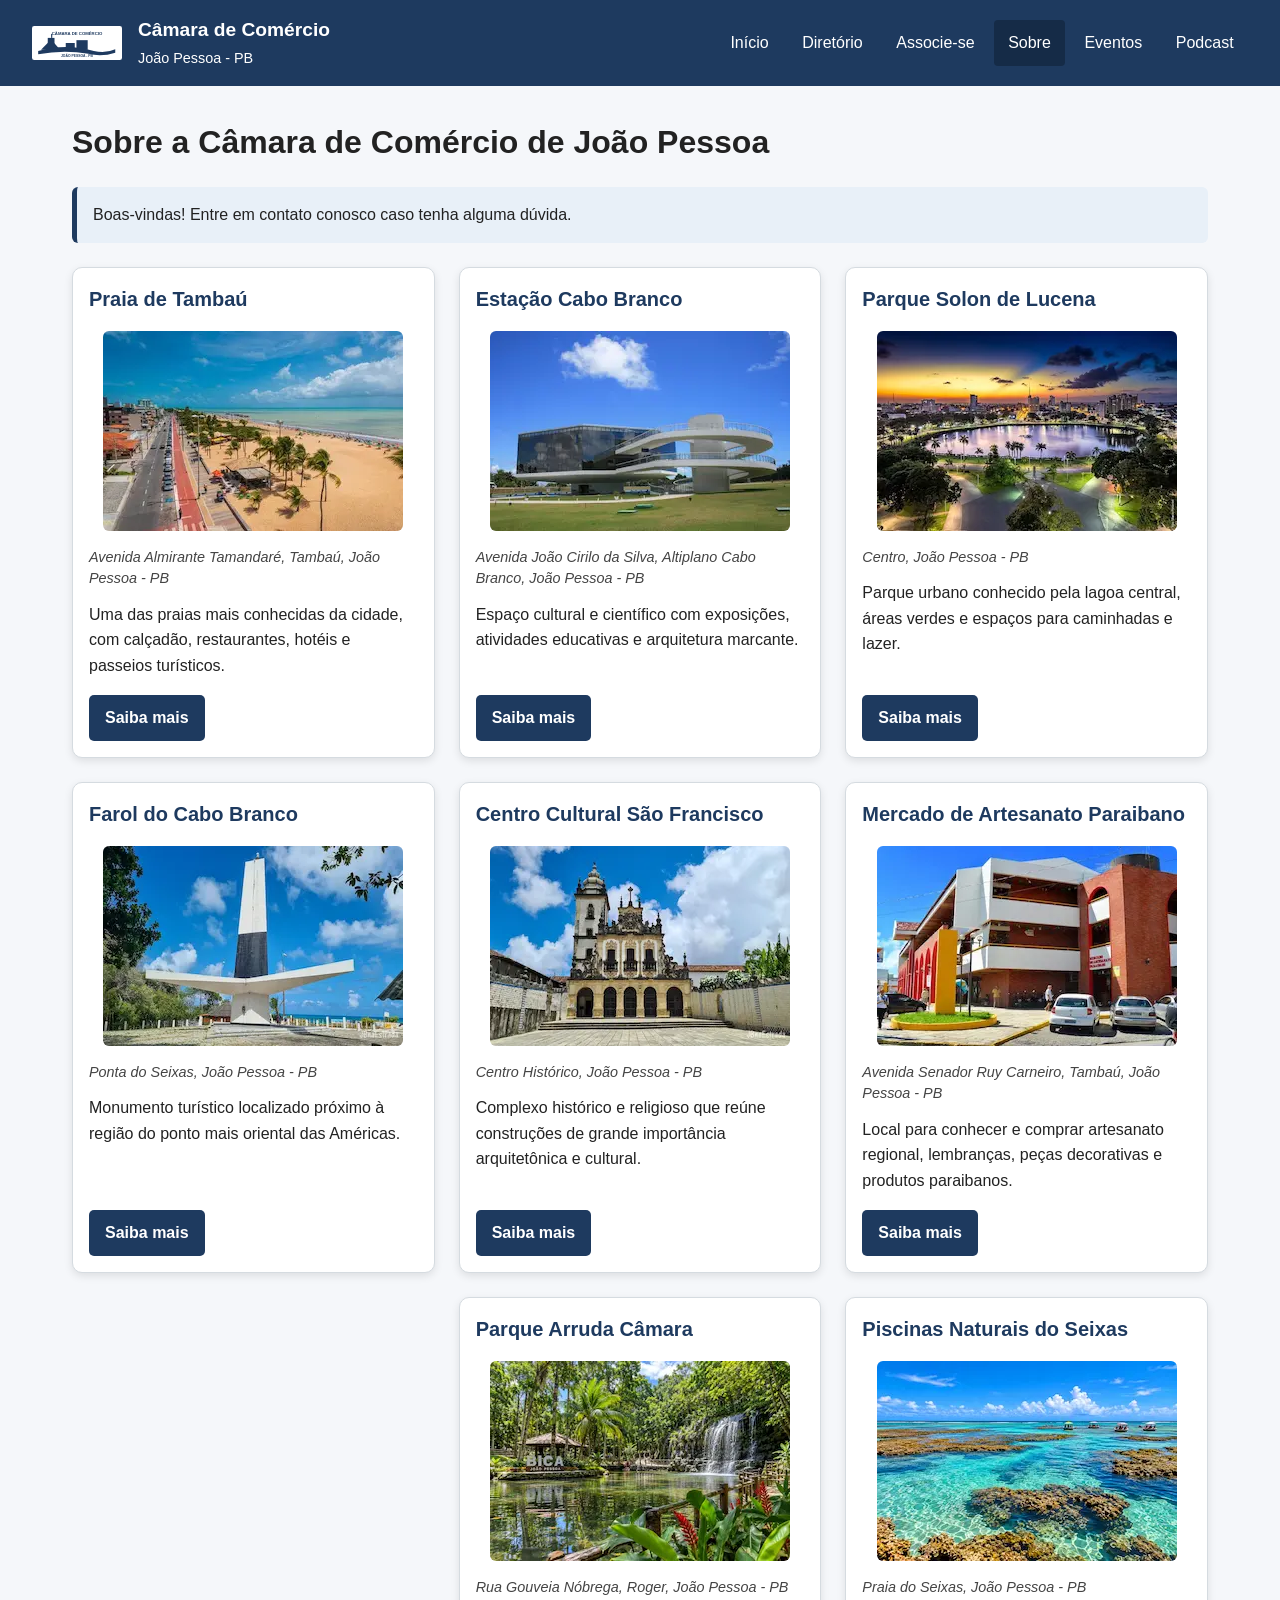
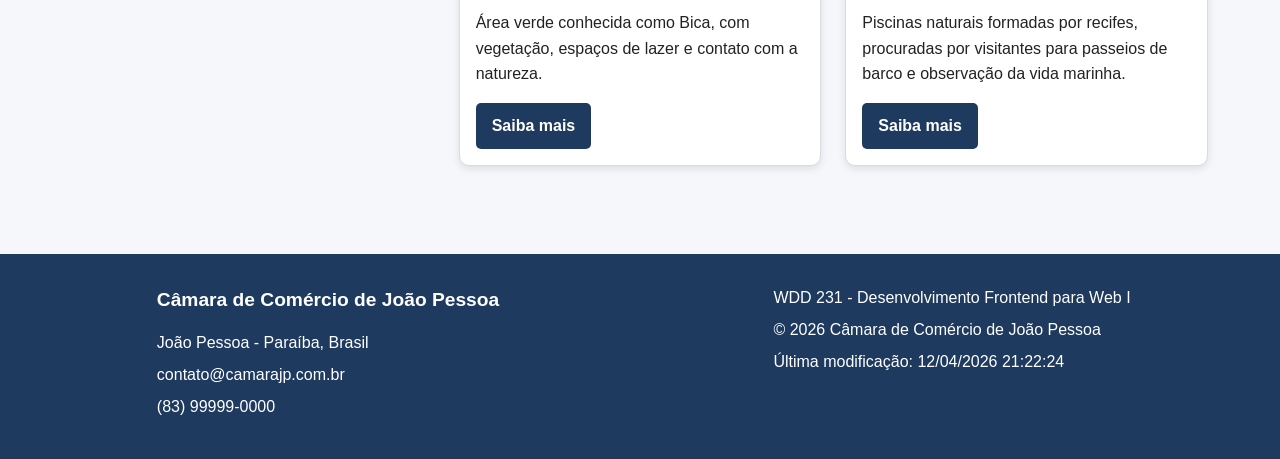
<file: camara/sobre.html>
<!DOCTYPE html>
<html lang="pt-BR">

<head>
    <meta charset="UTF-8">
    <meta name="viewport" content="width=device-width, initial-scale=1.0">

    <meta name="description"
        content="Conheça a história, a missão e os objetivos da Câmara de Comércio de João Pessoa e sua contribuição para a comunidade empresarial.">

    <meta name="author" content="Davi Victor">

    <meta property="og:title" content="Sobre a Câmara de Comércio de João Pessoa | Paraíba">

    <meta property="og:description"
        content="Conheça a Câmara de Comércio de João Pessoa, sua missão e sua contribuição para o desenvolvimento empresarial da Paraíba.">

    <meta property="og:image" content="https://davi-byu.github.io/wdd231/camara/imagens/camara_imagens/logo.svg">

    <meta property="og:url" content="https://davi-byu.github.io/wdd231/camara/sobre.html">

    <meta property="og:type" content="website">

    <link rel="canonical" href="https://davi-byu.github.io/wdd231/camara/sobre.html">

    <link rel="icon" href="imagens/camara_imagens/favicon.svg" type="image/svg+xml">

    <link rel="preconnect" href="https://fonts.googleapis.com">
    <link rel="preconnect" href="https://fonts.gstatic.com" crossorigin>

    <link href="https://fonts.googleapis.com/css2?family=Roboto:wght@400;500;700&display=swap" rel="stylesheet">

    <link rel="stylesheet" href="estilos/normalize.css">
    <link rel="stylesheet" href="estilos/telas-pequenas.css">
    <link rel="stylesheet" href="estilos/telas-grandes.css">

    <title>Sobre | Câmara de Comércio de João Pessoa</title>
</head>

<body>
    <header class="cabecalho">

        <div class="identidade">

            <a href="index.html">
                <img src="imagens/camara_imagens/logo.svg" alt="Logo da Câmara de Comércio de João Pessoa">
            </a>

            <div>
                <p class="nome-site">Câmara de Comércio</p>
                <p class="cidade">João Pessoa - PB</p>
            </div>

        </div>

        <button class="botao-menu" id="botao-menu" type="button" aria-label="Abrir menu" aria-controls="navegacao"
            aria-expanded="false">
            ☰
        </button>

        <nav class="navegacao" id="navegacao">

            <a href="index.html">
                Início
            </a>

            <a href="diretorio.html">
                Diretório
            </a>

            <a href="associacao.html">
                Associe-se
            </a>

            <a href="sobre.html" class="pagina-atual" aria-current="page">
                Sobre
            </a>

            <a href="eventos.html">
                Eventos
            </a>

            <a href="podcast.html">
                Podcast
            </a>

        </nav>

    </header>

    <main>

        <h1>Sobre a Câmara de Comércio de João Pessoa</h1>

        <section id="mensagem-visita" aria-live="polite">
        </section>

        <section class="grade-atracoes" id="grade-atracoes">
        </section>

    </main>

    <footer class="rodape">

        <div class="rodape-contato">

            <h2>Câmara de Comércio de João Pessoa</h2>

            <p>João Pessoa - Paraíba, Brasil</p>

            <p>contato@camarajp.com.br</p>

            <p>(83) 99999-0000</p>

        </div>

        <div class="rodape-desenvolvimento">

            <p>WDD 231 - Desenvolvimento Frontend para Web I</p>

            <p>
                © <span id="ano"></span>
                Câmara de Comércio de João Pessoa
            </p>

            <p>
                Última modificação:
                <span id="ultima-modificacao"></span>
            </p>

        </div>

    </footer>

    <script type="module" src="scripts/sobre.js"></script>
</body>

</html>
</file>
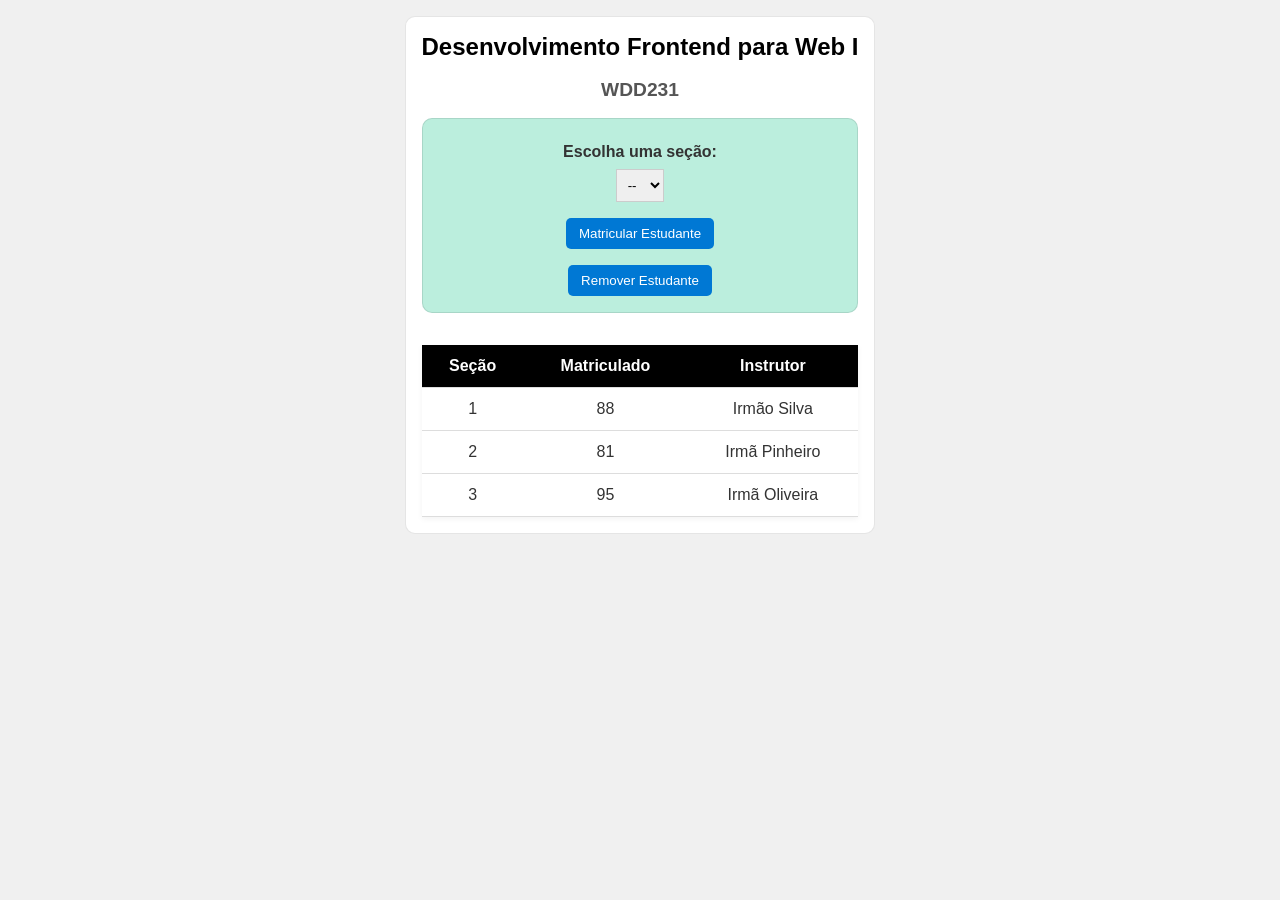
<file: modulos/modulos.html>
<!DOCTYPE html>
<html lang="pt-br">

<head>
    <meta charset="UTF-8">
    <meta name="viewport" content="width=device-width, initial-scale=1.0">
    <title>Exemplo de Módulos: Curso e Seções</title>
    <link rel="stylesheet" href="modulos.css">
    <script type="module" src="modulos.mjs"></script>
</head>

<body>
    <main>
        <h1 id="nomeCurso"></h1>
        <h2 id="codigoCurso"></h2>

        <div id="matricula">
            <p>Escolha uma seção:</p>
            <select id="numeroSecao">
                <option value="0" disabled selected>--</option>
            </select>
            <button id="matricularEstudante">Matricular Estudante</button>
            <button id="removerEstudante">Remover Estudante</button>
        </div>

        <table>
            <thead>
                <tr>
                    <th>Seção</th>
                    <th>Matriculado</th>
                    <th>Instrutor</th>
                </tr>
            </thead>
            <tbody id="secoes"></tbody>
        </table>
    </main>
</body>

</html>
</file>
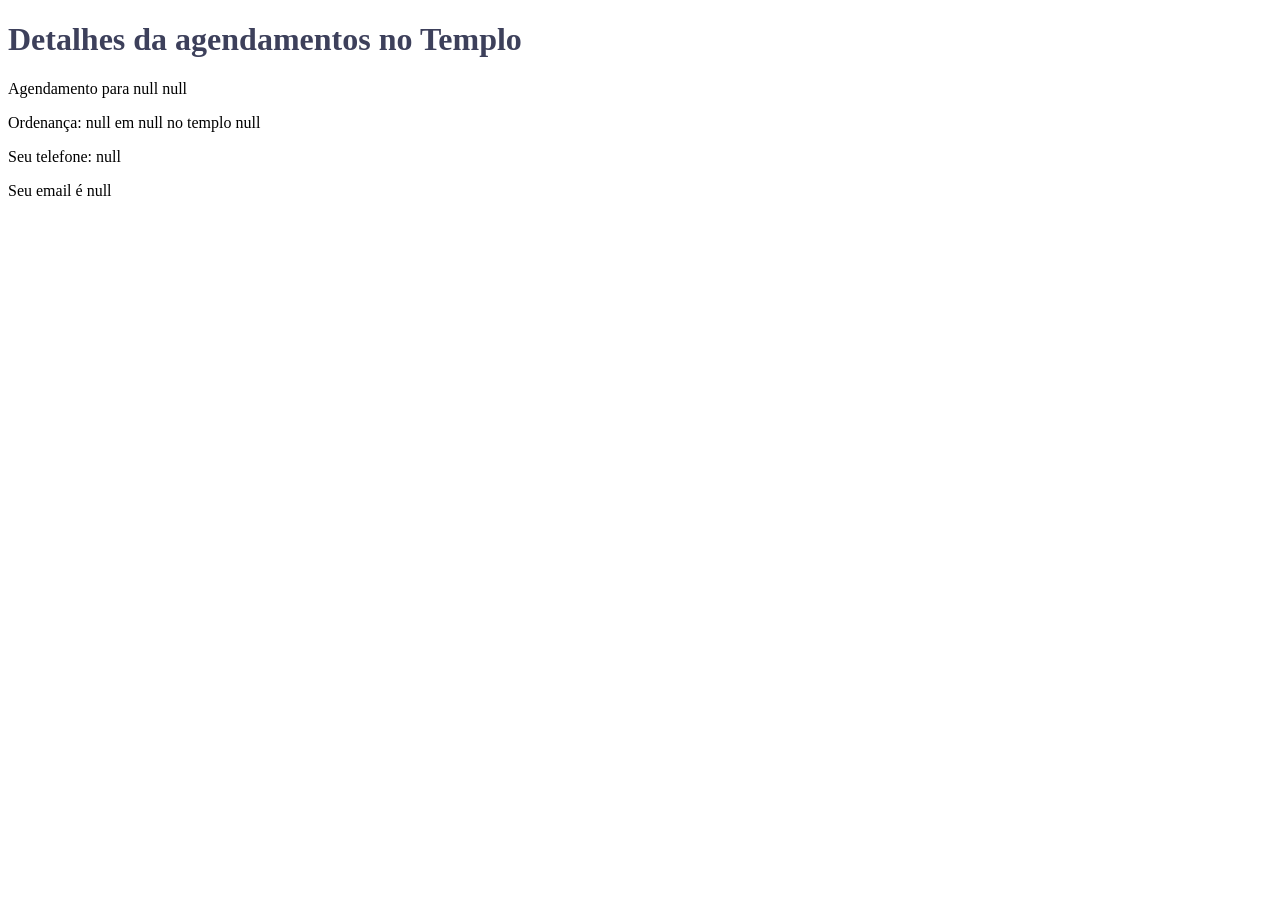
<file: comeceAqui/comeceAqui/comeceAqui/obrigado.html>
<!DOCTYPE html>
<html lang="pt-br">

<head>
  <meta charset="UTF-8">
  <meta name="viewport" content="width=device-width, initial-scale=1.0">
  <meta name="description" content="Arquivo inicial do Web Lababóritorio">
  <meta name="author" content="Paul Cheney">

  <link rel="stylesheet" href="estilos/pequeno.css">
  <link rel="stylesheet" href="estilos/grande.css">

  <title>Arquivo inicial do Web Lababóritorio</title>
</head>

<body>

  <main>
    <h1>Detalhes da agendamentos no Templo</h1>

    <div id="resultados"></div>

  </main>



  <script src="js/scripts.js"></script>
</body>
</html>
</file>
<file: estilos/telas-pequenas.css>
/*------------ Esquemas de Cores ---------------
terra cotta #3d405b
*/

/******************* WEBSITE *******************/

* {
    font-family: "Josefin Sans", sans-serif;
    box-sizing: border-box;
}

/******************* CABEÇALHO *******************/

header {
    display: grid;
    grid-template-columns: 24px auto 44px;
    align-items: end;
    padding: 5px 0 5px 10px;
    border-bottom: solid 1px #ddd;
    column-gap: 8px;
}

header img {
    display: block;
    width: 100%;
    height: auto;
    padding-bottom: 3px;
}

header span {
    font-size: 1.5rem;
    color: #3d405b;
}

.hamburguer {
    background: none;
    border: none;
    color: #3d405b;
    cursor: pointer;
    font-family: Verdana, Geneva, Tahoma, sans-serif;
}

.hamburguer::after {
    content: "\2630";
    font-size: 2rem;
}

.hamburguer.show::after {
    content: "\00d7";
}

/******************* NAVEGAÇÃO *******************/

.navegacao {
    display: none;
}

.navegacao.show {
    display: block;
}

.navegacao ul {
    list-style-type: none;
    padding: 0;
    margin: 0;
}

.navegacao a {
    display: block;
    padding: 0.8rem 10px;
    color: #3d405b;
    text-decoration: none;
    border-bottom: solid 1px #ddd;
}

.navegacao li.atual {
    background-color: #eee;
}

.navegacao a:hover {
    background-color: #e07a5f;
}

/******************* CONTEÚDO PRINCIPAL *******************/

main {
    padding: 1rem;
    max-width: 1200px;
    margin: 0 auto;
}

main h1 {
    margin: 1rem 0;
}

main section {
    margin-bottom: 1rem;
    border: 1px solid #ccc;
    border-radius: 8px;
    overflow: hidden;
    background-color: #fff;
}

main section h2 {
    margin: 0;
    padding: 0.75rem;
    text-align: center;
    background-color: #1f4e5f;
    color: #fff;
}

.sobre p,
.cursos p {
    padding: 1rem;
    line-height: 1.6;
}

/******************* FOTO *******************/

.foto {
    text-align: center;
}

.foto img {
    display: block;
    width: 100%;
    max-width: 300px;
    height: auto;
    margin: 1rem auto;
}

/******************* FILTROS DOS CURSOS *******************/

.filtros-cursos {
    display: flex;
    gap: 0.5rem;
    padding: 1rem;
}

.filtros-cursos button {
    flex: 1;
    padding: 0.75rem;
    border: none;
    border-radius: 6px;
    cursor: pointer;
    font-weight: bold;
}

.filtros-cursos button.ativo {
    background-color: #1f4e5f;
    color: white;
}

/******************* LISTA DE CURSOS *******************/

#lista-cursos {
    display: grid;
    grid-template-columns: 1fr;
    gap: 0.5rem;
    padding: 0 1rem;
}

.curso {
    padding: 0.75rem;
    text-align: center;
    background-color: #e5e5e5;
    border: 1px solid #ccc;
    border-radius: 6px;
    font-weight: bold;
}

.curso.concluido {
    background-color: #1f4e5f;
    color: white;
}

.cursos p {
    text-align: center;
    margin: 1rem;
}

/******************* RODAPÉ *******************/

footer {
    background-color: #eee;
    padding: 1rem 10px;
    text-align: center;
}

.social {
    display: flex;
    justify-content: center;
    column-gap: 8px;
}

.social a {
    display: flex;
    justify-content: center;
    align-items: center;
    border: #ccc solid 1px;
    border-radius: 22px;
    width: 44px;
    height: 44px;
}

.social img {
    width: 22px;
    height: 22px;
}

.social a:hover {
    background-color: #ddd;
}

dialog {
    border: 1px solid #ccc;
    border-radius: 8px;
    padding: 1.5rem;
    max-width: 500px;
    width: 90%;
}

dialog::backdrop {
    background-color: rgba(0, 0, 0, 0.5);
}

dialog button {
    position: absolute;
    top: 10px;
    right: 10px;
    padding: 0.4rem 0.6rem;
    border: none;
    border-radius: 4px;
    cursor: pointer;
}

#carregador {
    margin: 2rem;
    width: 50px;
    height: 50px;
    border: 5px solid transparent;
    border-color: #999 transparent #999 transparent;
    border-radius: 50%;
    animation: spin 1.5s linear infinite;
}

#carregador::after {
    content: '⚙️';
    position: absolute;
    top: 50%;
    left: 50%;
    transform: translate(-50%, -50%);
    animation: pulse 1.5s ease-in-out infinite;
}

@keyframes spin{
    100% {
        transform: rotate(360deg);
    }
}

@keyframes pulse {

    0%,
    100% {
        transform: translate(-50%, -50%) scale(1);
    }

    50% {
        transform: translate(-50%, -50%) scale(1.25);
    }
}

.carregador-t{
    width: 50px;
    height: 50px;
    margin: 2rem;
    border: 5px solid transparent;
    border-color: #999 transparent #999 transparent;
    border-radius: 50%;
    transition: transform 1.5s ease-in-out;
    position: relative;
}

.carregador-t:hover{
    transform: rotate(360deg);
}

.carregador-t::after {
    content: '⚙️';
    position: absolute;
    transform: translate(-50%, -50%) scale(0);
    transition: transform 1.5s ease-in-out;
    font-size: 1rem;
    top: 50%;
    left: 50%;
}

.carregador-t:hover::after {
    transform: translate(-50%, -50%) scale(1.5);
}
</file>
<file: estilos/maior.css>
@media only screen and (min-width: 38rem) {

    header,
    main,
    nav,
    footer {
        max-width: 900px;
        margin: 0 auto;
    }

    header {
        grid-template-columns: 24px auto;
    }

    .hamburguer {
        display: none;
    }

    /******************* NAVEGAÇÃO *******************/

    .navegacao {
        display: block;
    }

    .navegacao ul {
        display: flex;
    }

    .navegacao li {
        flex: 1;
        text-align: center;
    }

    /******************* CONTEÚDO PRINCIPAL *******************/

    main {
        padding: 10px;
        display: grid;
        grid-template-columns: 2fr 1fr;
        gap: 1rem;
    }

    main h1 {
        grid-column: 1 / 3;
    }

    .sobre {
        grid-column: 1 / 2;
    }

    .foto {
        grid-column: 2 / 3;
    }

    .cursos {
        grid-column: 1 / 3;
    }

    .foto img {
        max-width: 250px;
        height: auto;
    }

    #lista-cursos {
    grid-template-columns: repeat(3, 1fr);
}
}
</file>
<file: camara/estilos/telas-pequenas.css>
body {

    font-family: Arial, Helvetica, sans-serif;

    color: #222;

    background-color: #f5f7fa;

}

.cabecalho {

    background-color: #1e3a5f;

    color: white;

    padding: 1rem;

}

.identidade {

    display: flex;

    align-items: center;

    gap: 1rem;

}

.identidade img {

    width: 70px;

    height: auto;

}

.identidade a {

    display: block;

}

.nome-site {

    font-size: 1.2rem;

    font-weight: bold;

    margin-bottom: 0.2rem;

}

.cidade {

    margin: 0;

    font-size: 0.9rem;

}

.botao-menu {

    display: block;

    margin: 1rem 0 0 auto;

    padding: 0.5rem 0.8rem;

    border: none;

    border-radius: 4px;

    background-color: white;

    color: #1e3a5f;

    cursor: pointer;

    font-size: 1.2rem;

}

.navegacao {

    display: none;

    flex-direction: column;

    gap: 0.3rem;

    margin-top: 1rem;

}

.navegacao.aberto {

    display: flex;

}

.navegacao a {

    display: block;

    padding: 0.7rem;

    text-decoration: none;

    border-radius: 4px;

    color: white;

}

.navegacao a:hover,

.navegacao .pagina-atual {

    background-color: #152b47;

}

main {

    width: 100%;

    max-width: 1200px;

    margin: 0 auto;

    padding: 1rem;

}

.titulo-pagina {

    text-align: center;

    padding: 1.5rem 0;

}

.titulo-pagina h1 {

    color: #1e3a5f;

    font-size: 2rem;

    margin-bottom: 0.7rem;

}

.titulo-pagina p {

    margin-bottom: 0;

}

.controles {

    display: flex;

    flex-direction: column;

    gap: 1rem;

    margin-bottom: 1.5rem;

}

.controles h2 {

    color: #1e3a5f;

    margin-bottom: 0;

}

.botoes-visualizacao {

    display: flex;

    gap: 0.5rem;

}

.botao-visualizacao {

    border: 1px solid #1e3a5f;

    background-color: white;

    color: #1e3a5f;

    padding: 0.6rem 1rem;

    border-radius: 4px;

    cursor: pointer;

}

.botao-visualizacao:hover,

.botao-visualizacao.ativo {

    background-color: #1e3a5f;

    color: white;

}

.grade {

    display: grid;

    grid-template-columns: 1fr;

    gap: 1rem;

}

.cartao {

    background-color: white;

    border: 1px solid #d5dbe0;

    border-radius: 8px;

    padding: 1rem;

    box-shadow: 0 2px 5px rgba(0, 0, 0, 0.08);

}

.cartao img {

    width: 100%;

    height: 180px;

    object-fit: cover;

    border-radius: 5px;

    margin-bottom: 1rem;

}

.cartao h3 {

    color: #1e3a5f;

    margin-bottom: 0.7rem;

}

.cartao p {

    margin-bottom: 0.6rem;

}

.cartao a {

    color: #1e3a5f;

    font-weight: bold;

}

.lista {

    display: flex;

    flex-direction: column;

    gap: 0.8rem;

}

.lista .cartao {

    display: grid;

    grid-template-columns: 100px 1fr;

    gap: 0.4rem 1rem;

    align-items: center;

}

.lista .cartao img {

    display: none;

}

.lista .cartao h3,

.lista .cartao p,

.lista .cartao a {

    margin: 0;

}

.rodape {

    background-color: #1e3a5f;

    color: white;

    padding: 2rem 1rem;

    margin-top: 2rem;

}

.rodape-contato,

.rodape-desenvolvimento {

    max-width: 1200px;

    margin: 0 auto;

}

.rodape h2 {

    font-size: 1.2rem;

}

.rodape p {

    margin-bottom: 0.5rem;

}

.rodape-desenvolvimento {

    border-top: 1px solid rgba(255, 255, 255, 0.3);

    margin-top: 1rem;

    padding-top: 1rem;

}

.banner-tambau {

    position: relative;

    width: 100%;

    height: 280px;

    overflow: hidden;

    border-radius: 4px;

}

.banner-tambau img {

    width: 100%;

    height: 100%;

    object-fit: cover;

    display: block;

}

.banner-tambau::after {

    content: "";

    position: absolute;

    inset: 0;

    background: linear-gradient(90deg,

            rgba(0, 0, 0, 0.55),

            rgba(0, 0, 0, 0.20),

            rgba(0, 0, 0, 0.05));

}

.banner-conteudo {

    position: absolute;

    z-index: 2;

    top: 50%;

    left: 6%;

    transform: translateY(-50%);

    max-width: 650px;

    color: white;

    background-color: transparent;

    padding: 0;

    border-radius: 0;

    text-shadow: 2px 2px 4px rgba(0, 0, 0, 0.9);

}

.banner-conteudo h1 {

    margin: 0 0 15px;

    color: white;

    font-size: 2.5rem;

    line-height: 1.1;

}

.banner-conteudo p {

    margin: 0;

    color: white;

    font-size: 1.15rem;

    line-height: 1.6;

}

.localizacao-banner {

    display: flex;

    align-items: center;

    gap: 10px;

    margin-top: 20px;

    color: white;

    font-weight: 500;

    line-height: 1.4;

}

.hero {

    position: relative;

    margin-bottom: 2rem;

    min-height: 380px;

    overflow: hidden;

    border-radius: 10px;

}

.hero img {

    width: 100%;

    height: 380px;

    object-fit: cover;

    display: block;

}

.hero::after {

    content: "";

    position: absolute;

    inset: 0;

    background: linear-gradient(90deg,

            rgba(0, 0, 0, 0.75),

            rgba(0, 0, 0, 0.45),

            rgba(0, 0, 0, 0.15));

}

.hero-conteudo {

    position: absolute;

    z-index: 2;

    top: 50%;

    left: 1.5rem;

    right: 1.5rem;

    transform: translateY(-50%);

    padding: 0;

    background-color: transparent;

    color: white;

}

.hero-conteudo h1 {

    margin: 0 0 1rem;

    color: white;

    font-size: 2rem;

    line-height: 1.15;

}

.hero-conteudo p {

    max-width: 650px;

    margin: 0;

    color: white;

    font-size: 1rem;

    line-height: 1.6;

}

.botao-cta {

    display: inline-block;

    margin-top: 1.5rem;

    padding: 0.8rem 1.2rem;

    background-color: #9a4d00;

    color: white;

    text-decoration: none;

    font-weight: 700;

    border-radius: 6px;

}

.clima,

.eventos,

.destaques {

    margin: 2rem 0;

    padding: 1.5rem;

    background-color: white;

    border-radius: 10px;

    box-shadow: 0 2px 8px rgba(0, 0, 0, 0.08);

}

.clima h2,

.eventos h2,

.destaques h2 {

    margin-top: 0;

    color: #1f3f66;

}

.clima-atual {

    padding: 1rem;

    margin-bottom: 1.5rem;

    background-color: #eef5fb;

    border-left: 5px solid #1f3f66;

    border-radius: 6px;

}

.previsao-dias {

    display: grid;

    grid-template-columns: 1fr;

    gap: 1rem;

}

.previsao-dias article {

    padding: 1rem;

    text-align: center;

    background-color: #f5f7fa;

    border-radius: 8px;

    border: 1px solid #d9e0e7;

}

.previsao-dias h4 {

    margin-top: 0;

    color: #1f3f66;

}

.lista-eventos {

    display: grid;

    gap: 1rem;

}

.lista-eventos article {

    padding: 1rem;

    border-left: 5px solid #d97706;

    background-color: #f8f9fa;

    border-radius: 6px;

}

.lista-eventos h3 {

    margin-top: 0;

}

#membros-destaque {

    display: grid;

    grid-template-columns: 1fr;

    gap: 1.5rem;

}

.cartao-destaque {

    padding: 1.5rem;

    background-color: #ffffff;

    border-radius: 10px;

    box-shadow: 0 2px 8px rgba(0, 0, 0, 0.12);

    text-align: center;

}

.cartao-destaque img {

    width: 280px;

    height: 160px;

    object-fit: contain;

    display: block;

    margin: 0 auto 1rem;

    transform: scale(1.45);

}

.cartao-destaque h3 {

    font-size: 1.4rem;

    margin: 1rem 0;

}

.cartao-destaque p {

    font-size: 1.1rem;

    margin: 1rem 0;

}

.cartao-destaque a {

    display: inline-block;

    margin-top: 0.5rem;

    font-size: 1.1rem;

}

@media (min-width: 768px) {

    .hero {

        min-height: 430px;

    }

    .hero img {

        height: 430px;

    }

    .hero-conteudo {

        left: 3rem;

        right: 3rem;

    }

    .hero-conteudo h1 {

        font-size: 2.8rem;

    }

    .hero-conteudo p {

        font-size: 1.15rem;

    }

    .previsao-dias {

        grid-template-columns: repeat(3, 1fr);

    }

    .lista-eventos {

        grid-template-columns: repeat(3, 1fr);

    }

    #membros-destaque {

        grid-template-columns: repeat(3, 1fr);

    }

}

.area-associacao {

    width: 90%;

    max-width: 1200px;

    margin: 2rem auto;

}

.formulario-associacao {

    display: flex;

    flex-direction: column;

    gap: 1rem;

}

.formulario-associacao label {

    display: flex;

    flex-direction: column;

    gap: 0.4rem;

    font-weight: 500;

}

.formulario-associacao input,

.formulario-associacao textarea {

    padding: 0.7rem;

    border: 1px solid #999;

    border-radius: 5px;

    font: inherit;

}

.formulario-associacao fieldset {

    padding: 1rem;

    border: 1px solid #999;

    border-radius: 5px;

}

.formulario-associacao fieldset label {

    display: block;

    margin: 0.5rem 0;

}

.formulario-associacao input[type="submit"] {

    cursor: pointer;

    font-weight: 700;

}

.cartoes-associacao {

    display: grid;

    grid-template-columns: 1fr;

    gap: 1rem;

    margin-top: 2rem;

}

.cartao-associacao {

    padding: 1.5rem;

    text-align: center;

    border-radius: 10px;

    background-color: #ffffff;

    border: 2px solid #1f416b;

    box-shadow: 0 3px 8px rgba(0, 0, 0, 0.15);

    opacity: 0;

    transform: translateY(30px);

    animation: entradaCartao 0.8s ease forwards;

}

.cartao-associacao:nth-child(1) {

    animation-delay: 0.1s;

}

.cartao-associacao:nth-child(2) {

    animation-delay: 0.3s;

}

.cartao-associacao:nth-child(3) {

    animation-delay: 0.5s;

}

.cartao-associacao:nth-child(4) {

    animation-delay: 0.7s;

}

@keyframes entradaCartao {

    from {

        opacity: 0;

        transform: translateY(30px);

    }

    to {

        opacity: 1;

        transform: translateY(0);

    }

}

.link-modal {

    display: inline-block;

    margin-top: 1rem;

    font-weight: 700;

    color: #1f416b;

}

dialog {

    width: 85%;

    max-width: 500px;

    padding: 2rem;

    border: none;

    border-radius: 10px;

    box-shadow: 0 5px 20px rgba(0, 0, 0, 0.3);

}

dialog::backdrop {

    background-color: rgba(0, 0, 0, 0.55);

}

dialog h2 {

    color: #1f416b;

}

dialog li {

    margin-bottom: 0.5rem;

}

.fechar-modal {

    margin-top: 1rem;

    padding: 0.7rem 1.2rem;

    border: none;

    border-radius: 5px;

    cursor: pointer;

    font-weight: 700;

}

/* Página Sobre a Câmara */

#mensagem-visita {

    margin: 1rem 0 1.5rem;

    padding: 1rem;

    background-color: #e8f0f8;

    border-left: 5px solid #1e3a5f;

    border-radius: 6px;

    line-height: 1.5;

}

.grade-atracoes {

    display: grid;

    grid-template-columns: 1fr;

    grid-template-areas:

        "atracao1"

        "atracao2"

        "atracao3"

        "atracao4"

        "atracao5"

        "atracao6"

        "atracao7"

        "atracao8";

    gap: 1.5rem;

    margin: 1.5rem 0;

}

.cartao-atracao {

    min-width: 0;

    padding: 1rem;

    background-color: #ffffff;

    border: 1px solid #d5dbe0;

    border-radius: 10px;

    box-shadow: 0 3px 8px rgba(0, 0, 0, 0.1);

}

.cartao-atracao:nth-child(1) {

    grid-area: atracao1;

}

.cartao-atracao:nth-child(2) {

    grid-area: atracao2;

}

.cartao-atracao:nth-child(3) {

    grid-area: atracao3;

}

.cartao-atracao:nth-child(4) {

    grid-area: atracao4;

}

.cartao-atracao:nth-child(5) {

    grid-area: atracao5;

}

.cartao-atracao:nth-child(6) {

    grid-area: atracao6;

}

.cartao-atracao:nth-child(7) {

    grid-area: atracao7;

}

.cartao-atracao:nth-child(8) {

    grid-area: atracao8;

}

.cartao-atracao h2 {

    margin-top: 0;

    color: #1e3a5f;

    font-size: 1.25rem;

}

.cartao-atracao figure {

    margin: 0 0 1rem;

}

.cartao-atracao img {

    display: block;

    width: 100%;

    max-width: 300px;

    height: 200px;

    margin: 0 auto;

    object-fit: cover;

    border-radius: 6px;

    transition: transform 0.3s ease, box-shadow 0.3s ease;

}

.cartao-atracao address {

    margin-bottom: 0.75rem;

    color: #444444;

    font-size: 0.9rem;

    line-height: 1.5;

}

.cartao-atracao p {

    line-height: 1.6;

}

.cartao-atracao button {

    padding: 0.7rem 1rem;

    border: none;

    border-radius: 5px;

    background-color: #1e3a5f;

    color: #ffffff;

    font: inherit;

    font-weight: 700;

    cursor: pointer;

}

.cartao-atracao button:hover,

.cartao-atracao button:focus-visible {

    background-color: #152b47;

}
</file>
<file: camara/estilos/telas-grandes.css>
@media screen and (min-width: 700px) {
    .cabecalho {
        display: flex;
        align-items: center;
        justify-content: space-between;
        padding: 1rem 2rem;
    }

    .identidade img {
        width: 90px;
    }

    .botao-menu {
        display: none;
    }

    .navegacao {
        display: flex;
        flex-direction: row;
        align-items: center;
        margin-top: 0;
        gap: 0.3rem;
    }

    .navegacao a {
        padding: 0.7rem 0.9rem;
    }

    main {
        padding: 2rem;
    }

    .banner-tambau {
        height: 320px;
    }

    .banner-conteudo {
        left: 5%;
        max-width: 700px;
    }

    .banner-conteudo h1 {
        font-size: 2.7rem;
    }

    .banner-conteudo p {
        font-size: 1.1rem;
        max-width: 600px;
    }

    .titulo-pagina {
        padding: 2rem 0;
    }

    .titulo-pagina h1 {
        font-size: 2.5rem;
    }

    .controles {
        flex-direction: row;
        align-items: center;
        justify-content: space-between;
    }

    .grade {
        grid-template-columns: repeat(3, 1fr);
        gap: 1.5rem;
    }

    .lista .cartao {
        grid-template-columns: 1fr;
    }

    .rodape {
        display: grid;
        grid-template-columns: 1fr 1fr;
        gap: 2rem;
        padding: 2rem;
    }

    .rodape-desenvolvimento {
        border-top: none;
        margin-top: 0;
        padding-top: 0;
    }

    .hero-conteudo {
        left: 3rem;
        right: 3rem;
    }

    .hero-conteudo h1 {
        font-size: 2.8rem;
    }

    .hero-conteudo p {
        font-size: 1.15rem;
    }

    main>.area-associacao {
        display: grid;
        grid-template-columns: 2fr 1fr;
        gap: 2rem;
        align-items: start;
    }

    main>.area-associacao>.formulario-associacao {
        grid-column: 1;
    }

    main>.area-associacao>.cartoes-associacao {
        grid-column: 2;
        display: grid;
        grid-template-columns: 1fr;
        gap: 1rem;
        margin-top: 0;
    }

    main>.area-associacao>.cartoes-associacao>.cartao-associacao {
        min-height: 150px;
        display: flex;
        flex-direction: column;
        justify-content: center;
    }
}

@media (min-width: 641px) and (max-width: 1024px) {
    .grade-atracoes {
        grid-template-columns: repeat(2, minmax(0, 1fr));
        grid-template-areas:
            "atracao1 atracao2"
            "atracao3 atracao4"
            "atracao5 atracao6"
            "atracao7 atracao8";
        gap: 1.25rem;
    }
}

@media (min-width: 1025px) {
    .grade-atracoes {
        grid-template-columns: repeat(3, minmax(0, 1fr));
        grid-template-areas:
            "atracao1 atracao2 atracao3"
            "atracao4 atracao5 atracao6"
            ". atracao7 atracao8";
        gap: 1.5rem;
    }
}

@media (min-width: 641px) {
    .cartao-atracao {
        display: flex;
        flex-direction: column;
    }

    .cartao-atracao button {
        align-self: flex-start;
        margin-top: auto;
    }

    .cartao-atracao img:hover {
        transform: scale(1.03);
        box-shadow: 0 5px 14px rgba(0, 0, 0, 0.18);
    }
}
</file>
<file: comeceAqui/comeceAqui/comeceAqui/estilos/pequeno.css>
* {
  box-sizing: border-box;
}
html {
  -webkit-text-size-adjust: 100%;
  -ms-text-size-adjust: 100%;
}

h1 {
  color: #3d405b;
}

form {
  margin: 1rem 2%;

  label {
    display: block;
    font-size: 0.8rem;
    color: purple;
    padding-top: 0.2rem;
  }
  h3 {
    font-size: 0.9rem;
    color: #e07a5f;
    margin: 1.5rem 0 0.2rem 0;
    border-bottom: 1px solid #eee;
  }

  input[type="text"],
  input[type="tel"],
  input[type="date"],
  input[type="email"],
  select {
    display: block;
    margin: 0.1rem 0 1rem 0;
    padding: 0.3rem;
    border: 1px solid #999;
    border-radius: 4px;
    border-left-width: 5px;
    border-left-color: #555;
    font-size: 1rem;
    color: #3d405b;
    width: 250px;
  }

  input:required {
    border-left-color: #d70000;
  }
  input:focus {
    border-left-color: black;
    outline: none;
  }
  input:required:valid {
    border-left-color: green;
  }

  input[type="submit"] {
    border: none;
    text-align: center;
    background-color: #3d405b;
    color: white;
    border-radius: 1rem;
    padding: 0.75rem 1.5rem;
    margin: 2rem 0;
    font-size: 1.2rem;
    -webkit-appearance: none;
    appearance: none;
  }
}
input:-webkit-autofill {
  -webkit-text-fill-color: #3d405b;
}

#results {
  background-color: #f4f1de;
  padding: 0 1rem;
  border: 1px solid #e07a5f;
  border-radius: 6px;
}
</file>
<file: comeceAqui/comeceAqui/comeceAqui/estilos/grande.css>
@media only screen and (min-width: 38rem) {


} /*fim do consultas da mídia*/
</file>
<file: estilos/planejamento.css>
body {
    font-family: "Roboto", Arial, sans-serif;
    margin: 0;
    padding: 0;
    background-color: #FFFFFF;
    color: #000000;
}

header {
    background-color: #000000;
    color: #FFFFFF;
    text-align: center;
    padding: 24px;
}

main {
    max-width: 900px;
    margin: 0 auto;
    padding: 20px;
}

section {
    margin-bottom: 30px;
}

h1 {
    font-family: "Montserrat", Arial, sans-serif;
}

h2 {
    font-family: "Montserrat", Arial, sans-serif;
    color: #B34700;
    border-bottom: 2px solid #FF6600;
    padding-bottom: 8px;
}

h3 {
    font-family: "Montserrat", Arial, sans-serif;
    margin-top: 20px;
}

p {
    line-height: 1.6;
}

img {
    display: block;
    max-width: 100%;
    height: auto;
    margin: 20px auto;
}
</file>
<file: modulos/modulos.css>
* {
    margin: 0;
    padding: 0;
    box-sizing: border-box;
}

body {
    font-family: Arial, sans-serif;
    background-color: #f0f0f0;
}

main {
    padding: 1rem;
    background-color: #fff;
    color: #333;
    width: fit-content;
    margin: 1rem auto;
    border: 1px solid rgb(0 0 0 / 10%);
    border-radius: 10px;
}

h1 {
    font-size: 1.5rem;
    color: #000;
}

h2 {
    font-size: 1.2rem;
    color: #555;
}

h1,
h2 {
    text-align: center;
    margin-bottom: 1.1rem;
}

#matricula p {
    margin: .5rem;
    font-weight: bold;
}

#matricula {
    padding: 1rem 1rem 0 1rem;
    border: 1px solid rgb(0 0 0 / 10%);
    border-radius: 10px;
    background-color: #bed;
    text-align: center;
}

select {
    padding: 0.5em;
    border: 1px solid #ccc;
    width: 3rem;
}

button {
    display: block;
    margin: 1rem auto;
    padding: 0.6em 1em;
    border: none;
    border-radius: 5px;
    background-color: #0078d4;
    color: white;
    cursor: pointer;
}

button:hover {
    background-color: #005fa3;
}

table {
    margin-top: 2rem;
    width: 100%;
    border-collapse: collapse;
    background-color: white;
    box-shadow: 0 2px 6px rgb(0 0 0 / 5%);
}

th,
td {
    padding: 0.75rem;
    text-align: center;
    border-bottom: 1px solid #ddd;
}

th {
    background-color: #000;
    color: white;
    font-weight: bold;
}

tr:hover {
    background-color: #bbb;
}
</file>
